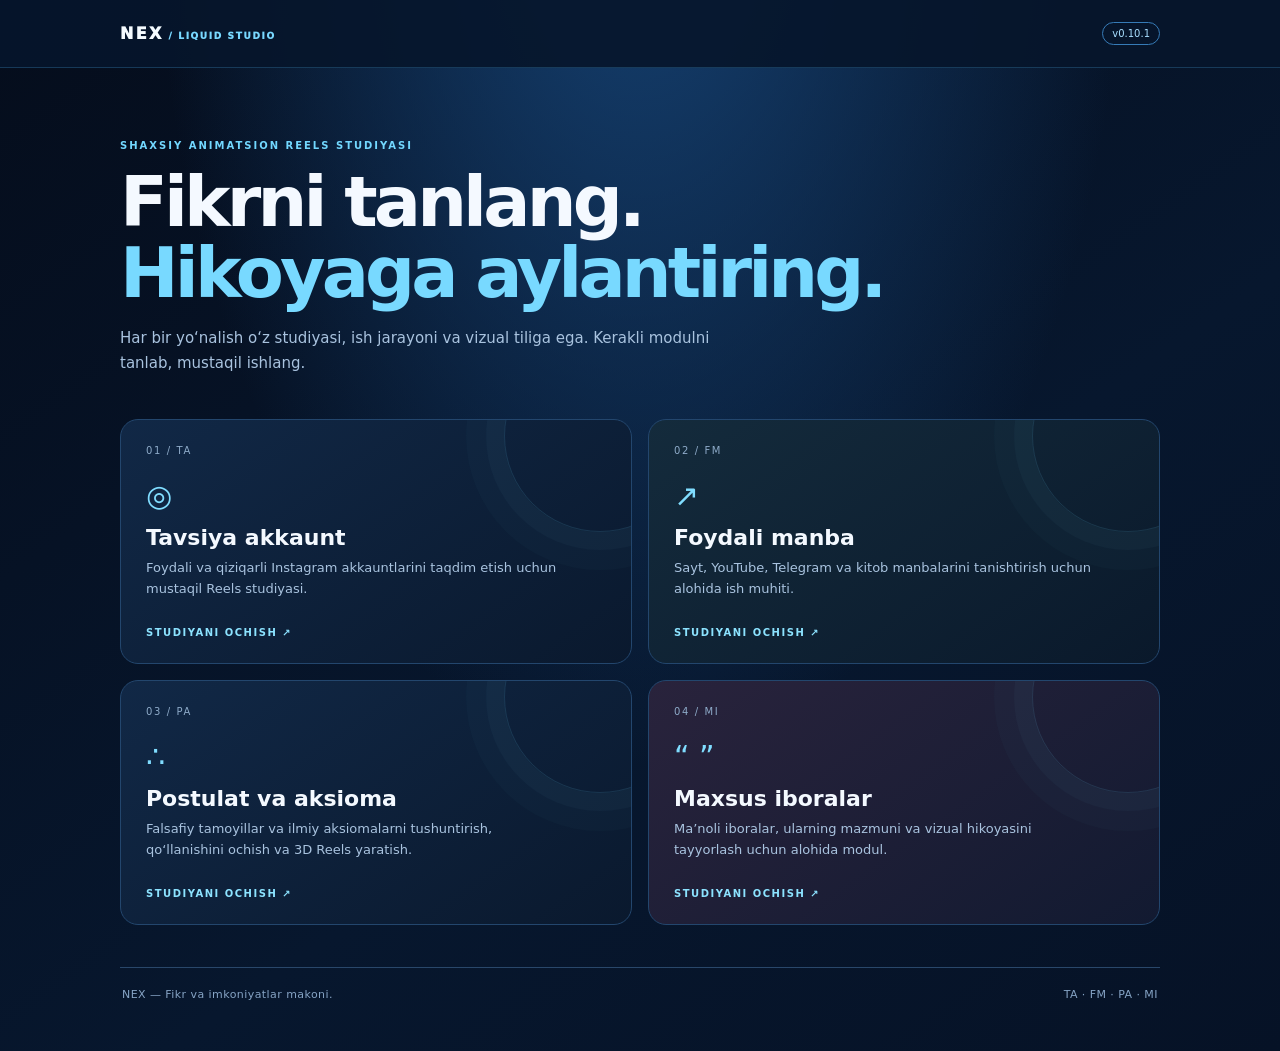
<file: index.html>
<!doctype html>
<html lang="uz"><head><meta charset="utf-8"><meta name="viewport" content="width=device-width,initial-scale=1,viewport-fit=cover"><meta name="theme-color" content="#071426"><title>NEX — Fikr va imkoniyatlar makoni</title><link rel="stylesheet" href="assets/css/dashboard.css?v=0.10.1"></head>
<body><header class="top"><a class="logo" href="./">NEX<span> / LIQUID STUDIO</span></a><span class="version">v0.10.1</span></header>
<main><section class="hero"><p class="eyebrow">SHAXSIY ANIMATSION REELS STUDIYASI</p><h1>Fikrni tanlang.<br><em>Hikoyaga aylantiring.</em></h1><p class="lead">Har bir yo‘nalish o‘z studiyasi, ish jarayoni va vizual tiliga ega. Kerakli modulni tanlab, mustaqil ishlang.</p></section>
<section class="modules" aria-label="NEX studiyalari">
<a class="module ta" href="tavsiya-akkaunt/"><span class="num">01 / TA</span><span class="symbol">◎</span><h2>Tavsiya akkaunt</h2><p>Foydali va qiziqarli Instagram akkauntlarini taqdim etish uchun mustaqil Reels studiyasi.</p><span class="open">STUDIYANI OCHISH ↗</span></a>
<a class="module fm" href="foydali-manba/"><span class="num">02 / FM</span><span class="symbol">↗</span><h2>Foydali manba</h2><p>Sayt, YouTube, Telegram va kitob manbalarini tanishtirish uchun alohida ish muhiti.</p><span class="open">STUDIYANI OCHISH ↗</span></a>
<a class="module pa" href="postulat-aksioma/"><span class="num">03 / PA</span><span class="symbol">∴</span><h2>Postulat va aksioma</h2><p>Falsafiy tamoyillar va ilmiy aksiomalarni tushuntirish, qo‘llanishini ochish va 3D Reels yaratish.</p><span class="open">STUDIYANI OCHISH ↗</span></a>
<a class="module mi" href="maxsus-iboralar/"><span class="num">04 / MI</span><span class="symbol">“ ”</span><h2>Maxsus iboralar</h2><p>Ma’noli iboralar, ularning mazmuni va vizual hikoyasini tayyorlash uchun alohida modul.</p><span class="open">STUDIYANI OCHISH ↗</span></a>
</section><footer><span>NEX — Fikr va imkoniyatlar makoni.</span><span>TA · FM · PA · MI</span></footer></main></body></html>
</file>
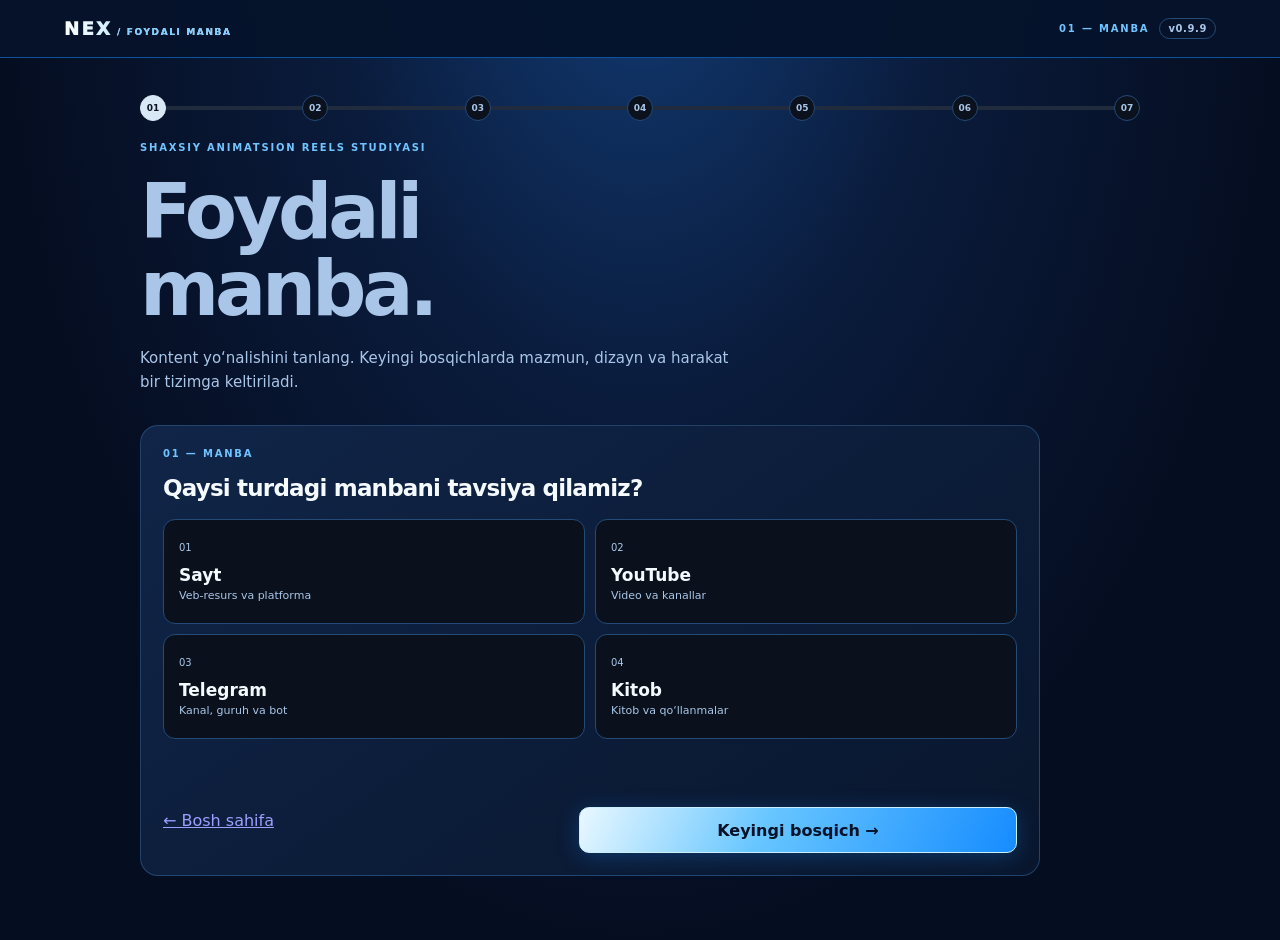
<file: foydali-manba/index.html>
<!doctype html>
<html lang="uz">
<head>
  <meta charset="utf-8">
  <meta name="viewport" content="width=device-width,initial-scale=1,viewport-fit=cover">
  <meta name="theme-color" content="#080b13">
  <title>NEX — Foydali manba</title>
  <link rel="stylesheet" href="style.css?v=0.9.9">
</head>
<body>
  <header class="topbar">
    <a class="brand" href="../">NEX<span> / FOYDALI MANBA</span></a>
    <span class="topbar-meta"><span id="stepLabel">01 — MANBA</span><span class="app-version">v0.9.9</span></span>
  </header>
  <main>
    <div class="progress-track" aria-label="Bosqichlar">
      <span class="progress-fill" id="progressFill"></span>
      <div class="progress-steps">
        <span class="current" data-progress="1">01</span><span data-progress="2">02</span><span data-progress="3">03</span><span data-progress="4">04</span><span data-progress="5">05</span><span data-progress="6">06</span><span data-progress="7">07</span>
      </div>
    </div>

    <section class="wizard-page active" id="step-1">
      <section class="intro">
        <p class="eyebrow">SHAXSIY ANIMATSION REELS STUDIYASI</p>
        <h1>Foydali manba<span>.</span></h1>
        <p>Kontent yo‘nalishini tanlang. Keyingi bosqichlarda mazmun, dizayn va harakat bir tizimga keltiriladi.</p>
      </section>
      <div class="panel">
        <p class="eyebrow">01 — MANBA</p>
        <h2>Qaysi turdagi manbani tavsiya qilamiz?</h2>
        <div class="category-grid" id="categoryGrid">
          <button class="category" data-category="sayt"><span>01</span><b>Sayt</b><small>Veb-resurs va platforma</small></button>
          <button class="category" data-category="youtube"><span>02</span><b>YouTube</b><small>Video va kanallar</small></button>
          <button class="category" data-category="telegram"><span>03</span><b>Telegram</b><small>Kanal, guruh va bot</small></button>
          <button class="category" data-category="kitob"><span>04</span><b>Kitob</b><small>Kitob va qo‘llanmalar</small></button>
        </div>
        <div class="source-fields" id="sourceFields" hidden>
          <p class="eyebrow">MANBA HAQIDA MA’LUMOT</p>
          <label for="sourceName">Manba nomi *</label>
          <input id="sourceName" maxlength="90" placeholder="Masalan: Khan Academy">
          <label for="sourceSearchQuery">Nima deb qidirish kerak? *</label>
          <input id="sourceSearchQuery" maxlength="160" placeholder="Masalan: boshlovchilar uchun Python darslari">
          <label for="sourceSearchPlace">Qayerdan qidirish kerak? *</label>
          <input id="sourceSearchPlace" maxlength="120" placeholder="Masalan: Google, YouTube, Telegram qidiruvi yoki elektron kutubxona">
          <label for="sourceDirection">Manbaning yo‘nalishi *</label>
          <input id="sourceDirection" maxlength="100" placeholder="Masalan: ta’lim, dasturlash, ilm-fan">
          <label for="sourceDescription">Manba haqida qisqa tavsif <span class="optional">— ixtiyoriy, 02-bosqichdagi SABAB uchun zaxira matn</span></label>
          <textarea id="sourceDescription" rows="3" maxlength="260" placeholder="Bu manbada qanday materiallar yoki imkoniyatlar mavjud?"></textarea>
          <label for="sourceBenefit">Tomoshabinga asosiy foydasi <span class="optional">— ixtiyoriy, 02-bosqichdagi USTUNLIK uchun zaxira matn</span></label>
          <textarea id="sourceBenefit" rows="3" maxlength="240" placeholder="Foydalanuvchi bu manbadan qanday naf oladi?"></textarea>
          <label for="sourceAudience">Kimlar uchun?</label>
          <input id="sourceAudience" maxlength="120" placeholder="Masalan: talabalar, o‘qituvchilar, yangi boshlovchilar">
          <label for="sourceProof">Ishonchlilik dalili yoki tavsiya sababi</label>
          <textarea id="sourceProof" rows="2" maxlength="220" placeholder="Muallif, tashkilot, tajriba, manba sifati yoki tekshirilgan dalil"></textarea>
          <label for="sourceAuthor" id="sourceAuthorLabel">Muallif yoki tashkilot <span class="optional">— ixtiyoriy</span></label>
          <input id="sourceAuthor" maxlength="100" placeholder="Muallif, kanal egasi yoki tashkilot nomi">
          <label for="sourcePhoto">Manba rasmi <span class="optional">— ixtiyoriy</span></label>
          <input id="sourcePhoto" type="file" accept="image/*">
          <small class="form-note">Tanlangan rasm Reels’ning MANBA sahnasida metall ramka bilan ko‘rsatiladi.</small>
          <p class="hint" id="sourceHint">Manba turini tanlang.</p>
          <small class="form-note">Qidiruv so‘rovi va qidiruv joyi studiya xulosasida izlanish yo‘riqnomasi sifatida saqlanadi. NEX hozircha internetda avtomatik qidiruv bajarmaydi.</small>
          <small class="form-note">* Majburiy maydonlar. Faqat o‘zingiz tekshirgan ma’lumotlarni kiriting.</small>
        </div>
        <p class="form-status" id="sourceStatus" role="status"></p>
        <div class="wizard-actions"><a class="text-link" href="../">← Bosh sahifa</a><button class="primary-btn" id="nextSource">Keyingi bosqich →</button></div>
      </div>
    </section>

    <section class="wizard-page" id="step-2">
      <div class="panel script-panel">
        <p class="eyebrow">02 — SSENARIY</p>
        <h2>Hook’dan yakungacha.</h2>
        <p class="section-copy">Manbaning qiymatini qisqa, aniq va ishonarli tarzda ochib bering. 01-bosqichda tavsif yoki foyda yozilgan bo‘lsa, mos maydon avtomatik to‘ldiriladi.</p>
        <div class="script-field"><div class="field-head"><label for="hook">01 · HOOK — e’tiborni tortish</label><span>Majburiy</span></div><textarea id="hook" rows="3" maxlength="180" placeholder="Tomoshabinni to‘xtatib, qiziqtiradigan boshlanish..."></textarea></div>
        <div class="script-field"><div class="field-head"><label for="reason">02 · SABAB — nima uchun kerak?</label><span>01-bosqichdagi tavsif bo‘sh bo‘lsa — majburiy</span></div><textarea id="reason" rows="3" maxlength="240" placeholder="Bu manba qanday ehtiyojni qondiradi yoki muammoni hal qiladi?"></textarea></div>
        <div class="script-field"><div class="field-head"><label for="benefit">03 · USTUNLIK — asosiy foyda</label><span>01-bosqichdagi foyda bo‘sh bo‘lsa — majburiy</span></div><textarea id="benefit" rows="3" maxlength="260" placeholder="Manbaning eng muhim imkoniyati yoki foydasini yozing..."></textarea></div>
        <div class="script-field"><div class="field-head"><label for="cta">04 · CHORLOV — yakun</label><span>Majburiy</span></div><textarea id="cta" rows="3" maxlength="180" placeholder="Tomoshabinga keyingi qadamni ayting..."></textarea></div>
        <p class="form-status" id="scriptStatus" role="status"></p>
        <div class="wizard-actions"><button class="secondary-btn" data-prev="1">← Orqaga</button><button class="primary-btn" id="nextScript">Davom etish →</button></div>
      </div>
    </section>

    <section class="wizard-page" id="step-3">
      <div class="panel">
        <p class="eyebrow">03 — BAYON USLUBI</p>
        <h2>Tomoshabinga qanday murojaat qilamiz?</h2>
        <p class="section-copy">Matnning ohangi va ma’lumotni yetkazish xarakterini tanlang.</p>
        <div class="choice-grid" id="toneOptions">
          <button class="choice selected" data-value="Jiddiy"><b>Jiddiy</b><small>Ishonchli, aniq va vazmin</small></button>
          <button class="choice" data-value="Ilmiy"><b>Ilmiy</b><small>Dalil va tushunchalarga tayangan</small></button>
          <button class="choice" data-value="Sodda va tushunarli"><b>Sodda va tushunarli</b><small>Oddiy, ravon va hammabop</small></button>
          <button class="choice" data-value="Yumor"><b>Yumor</b><small>Yengil va hazil aralash</small></button>
          <button class="choice" data-value="Tahliliy"><b>Tahliliy</b><small>Taqqoslash va izohga boy</small></button>
          <button class="choice" data-value="Motivatsion"><b>Motivatsion</b><small>Harakatga undovchi</small></button>
          <button class="choice" data-value="Sirli va qiziqarli"><b>Sirli va qiziqarli</b><small>Qiziqish uyg‘otuvchi</small></button>
          <button class="choice" data-value="Falsafiy"><b>Falsafiy</b><small>Chuqur fikr va mulohaza</small></button>
        </div>
        <div class="wizard-actions"><button class="secondary-btn" data-prev="2">← Orqaga</button><button class="primary-btn" data-next="4">Davom etish →</button></div>
      </div>
    </section>

    <section class="wizard-page" id="step-4">
      <div class="panel">
        <p class="eyebrow">04 — VIZUAL TIL</p>
        <h2>Reels qanday ko‘rinishda bo‘ladi?</h2>
        <p class="section-copy">Vizual til kompozitsiya, obyektlar, tipografika va sahna harakatini belgilaydi.</p>
        <div class="choice-grid" id="visualOptions">
          <button class="choice selected" data-value="cinematic"><b>01 · Cinematic 3D</b><small>Hajmli obyektlar, metall material va chuqur kamera</small></button>
          <button class="choice" data-value="kinetic"><b>02 · Kinetic Typography</b><small>Yirik tipografika, qatlamlar va dinamik matn</small></button>
          <button class="choice" data-value="editorial"><b>03 · Editorial / Magazine</b><small>Jurnal maketi, ustunlar va tartibli kompozitsiya</small></button>
          <button class="choice" data-value="future"><b>04 · Futuristic Motion</b><small>HUD panellar, signal chiziqlari va texnologik muhit</small></button>
        </div>
        <div class="wizard-actions"><button class="secondary-btn" data-prev="3">← Orqaga</button><button class="primary-btn" data-next="5">Davom etish →</button></div>
      </div>
    </section>

    <section class="wizard-page" id="step-5">
      <div class="panel">
        <p class="eyebrow">05 — RANG PALETRASI</p>
        <h2>Rang xarakterini tanlang.</h2>
        <p class="section-copy">Ranglar manba mazmuniga mos, matn esa doimo o‘qilishi aniq bo‘lishi kerak.</p>
        <div class="choice-grid palette-options" id="paletteOptions">
          <button class="choice selected" data-value="silver"><i class="swatch silver"></i><b>Arctic Silver</b><small>Muz-ko‘k va xrom-kumush</small></button>
          <button class="choice" data-value="blue"><i class="swatch blue"></i><b>Electric Blue</b><small>Elektr ko‘k va yorqin oq</small></button>
          <button class="choice" data-value="violet"><i class="swatch violet"></i><b>Royal Violet</b><small>Binafsha va kumush</small></button>
          <button class="choice" data-value="emerald"><i class="swatch emerald"></i><b>Emerald Laser</b><small>Zumrad va oq metall</small></button>
          <button class="choice" data-value="solar"><i class="swatch solar"></i><b>Solar Chrome</b><small>Quyosh oltini va oq metall</small></button>
        </div>
        <div class="wizard-actions"><button class="secondary-btn" data-prev="4">← Orqaga</button><button class="primary-btn" data-next="6">Davom etish →</button></div>
      </div>
    </section>

    <section class="wizard-page" id="step-6">
      <div class="panel">
        <p class="eyebrow">06 — ANIMATSIYA</p>
        <h2>Sahnadagi harakat qanday bo‘lsin?</h2>
        <p class="section-copy">Tanlov 3D obyektning aylanishi, kamera ritmi va matn kirish tezligiga ta’sir qiladi.</p>
        <div class="choice-grid" id="motionOptions">
          <button class="choice selected" data-value="Silliq"><b>Silliq</b><small>Yumshoq va sekin harakat</small></button>
          <button class="choice" data-value="Dinamik"><b>Dinamik</b><small>Tez, keskin va energiyali</small></button>
          <button class="choice" data-value="Kinematik"><b>Kinematik</b><small>Sokin kamera va chuqur parallax</small></button>
          <button class="choice" data-value="Ijodiy"><b>Ijodiy</b><small>O‘zgaruvchan, noodatiy harakat</small></button>
          <button class="choice" data-value="Aralash"><b>Aralash</b><small>Bir necha harakat ritmi uyg‘unligi</small></button>
        </div>
        <div class="wizard-actions"><button class="secondary-btn" data-prev="5">← Orqaga</button><button class="primary-btn" id="openStudio">Asosiy sahnani ochish →</button></div>
      </div>
    </section>

    <section class="wizard-page studio-page" id="step-7">
      <div class="studio-heading">
        <p class="eyebrow">07 — NEX REELS STUDIO</p>
        <h2>Asosiy sahna.</h2>
        <p>Bu yerda barcha tanlovlaringiz birlashtiriladi. Yuqori sifatli 9:16 yozuv oynasini ochib, telefoningiz ekran yozish funksiyasida saqlashingiz mumkin.</p>
      </div>
      <div class="studio-layout">
        <div class="studio-controls panel">
          <div class="summary" id="summary"></div>
          <p class="form-status" id="studioStatus" role="status" aria-live="polite"></p>
          <label for="sceneText">Sahna matni</label>
          <textarea id="sceneText" rows="4" maxlength="260" placeholder="Tanlangan sahna matnini shu yerda tahrirlang..."></textarea>
          <div class="scene-duration-control">
            <label for="sceneDuration">Sahna davomiyligi</label>
            <div class="duration-row"><input id="sceneDuration" type="range" min="2.5" max="12" step="0.5" value="5"><output id="sceneDurationValue">5,0 soniya</output></div>
            <p class="hint" id="durationSummary">Jami rolik: 25 soniya · 5 sahna</p>
          </div>
          <div class="scene-list" id="sceneList" aria-label="Reels sahnalari"></div>
          <button class="secondary-btn full-btn" id="shuffleBackground" type="button">✧ Yangi kreativ variant</button>
          <div class="studio-playback"><button class="primary-btn" id="startPreview" type="button">▶ Ko‘rishni boshlash</button><button class="secondary-btn full-btn" id="recordMode" type="button">⛶ Ekran yozish rejimi</button></div>
          <p class="hint">Matnni o‘zgartirsangiz, tanlangan sahna darhol yangilanadi.</p>
          <button class="secondary-btn full-btn" id="restartScene">↺ Rolikni boshidan ko‘rish</button>
        </div>
        <aside class="preview-column">
          <div class="preview-heading"><span class="eyebrow">LIVE WEBGL · 9:16</span><span class="live-dot">● REAL-TIME</span></div>
          <div class="reel-frame">
            <canvas id="reel3D" width="360" height="640" aria-label="Haqiqiy 3D sahna"></canvas>
            <canvas id="reelCanvas" width="360" height="640" aria-label="Reels matn qatlami"></canvas>
          </div>
          <div class="timeline"><div id="studioProgress"></div></div>
          <div class="scene-caption"><span id="sceneCounter">SAHNA 01 / 05</span><span id="sceneTime">00:00</span></div>
        </aside>
      </div>
      <div class="actions bottom-actions">
        <button class="secondary-btn" id="backSettings" type="button">Sozlamalarni o‘zgartirish</button>
        <button class="primary-btn" id="newProject" type="button">＋ Yangi loyiha</button>
      </div>
      <div hidden aria-hidden="true">
        <span id="reelCategory"></span><span id="reelHook"></span><span id="reelTitle"></span>
        <span id="reelReason"></span><span id="reelBenefit"></span><span id="reelCta"></span>
      </div>
    </section>
  </main>
  <div class="record-overlay" id="recordOverlay" hidden>
    <div class="record-frame">
      <canvas id="record3D" width="1080" height="1920" aria-label="Ekran yozish uchun yuqori aniqlikdagi 3D sahna"></canvas>
      <canvas id="recordCanvas" width="1080" height="1920" aria-label="Yozuv uchun yuqori aniqlikdagi matn qatlami"></canvas>
    </div>
    <div class="record-controls">
      <span id="recordDuration">25,0 soniya</span>
      <button id="recordPause" type="button" aria-label="Pauza yoki davom ettirish">Ⅱ</button>
      <button id="recordExit" type="button">← Studiyaga qaytish</button>
    </div>
  </div>
  <script type="importmap">
    {"imports":{"three":"https://cdn.jsdelivr.net/npm/three@0.180.0/build/three.module.js"}}
  </script>
  <script type="module" src="app.js?v=0.9.8&fix=20261122-08"></script>
</body>
</html>
</file>
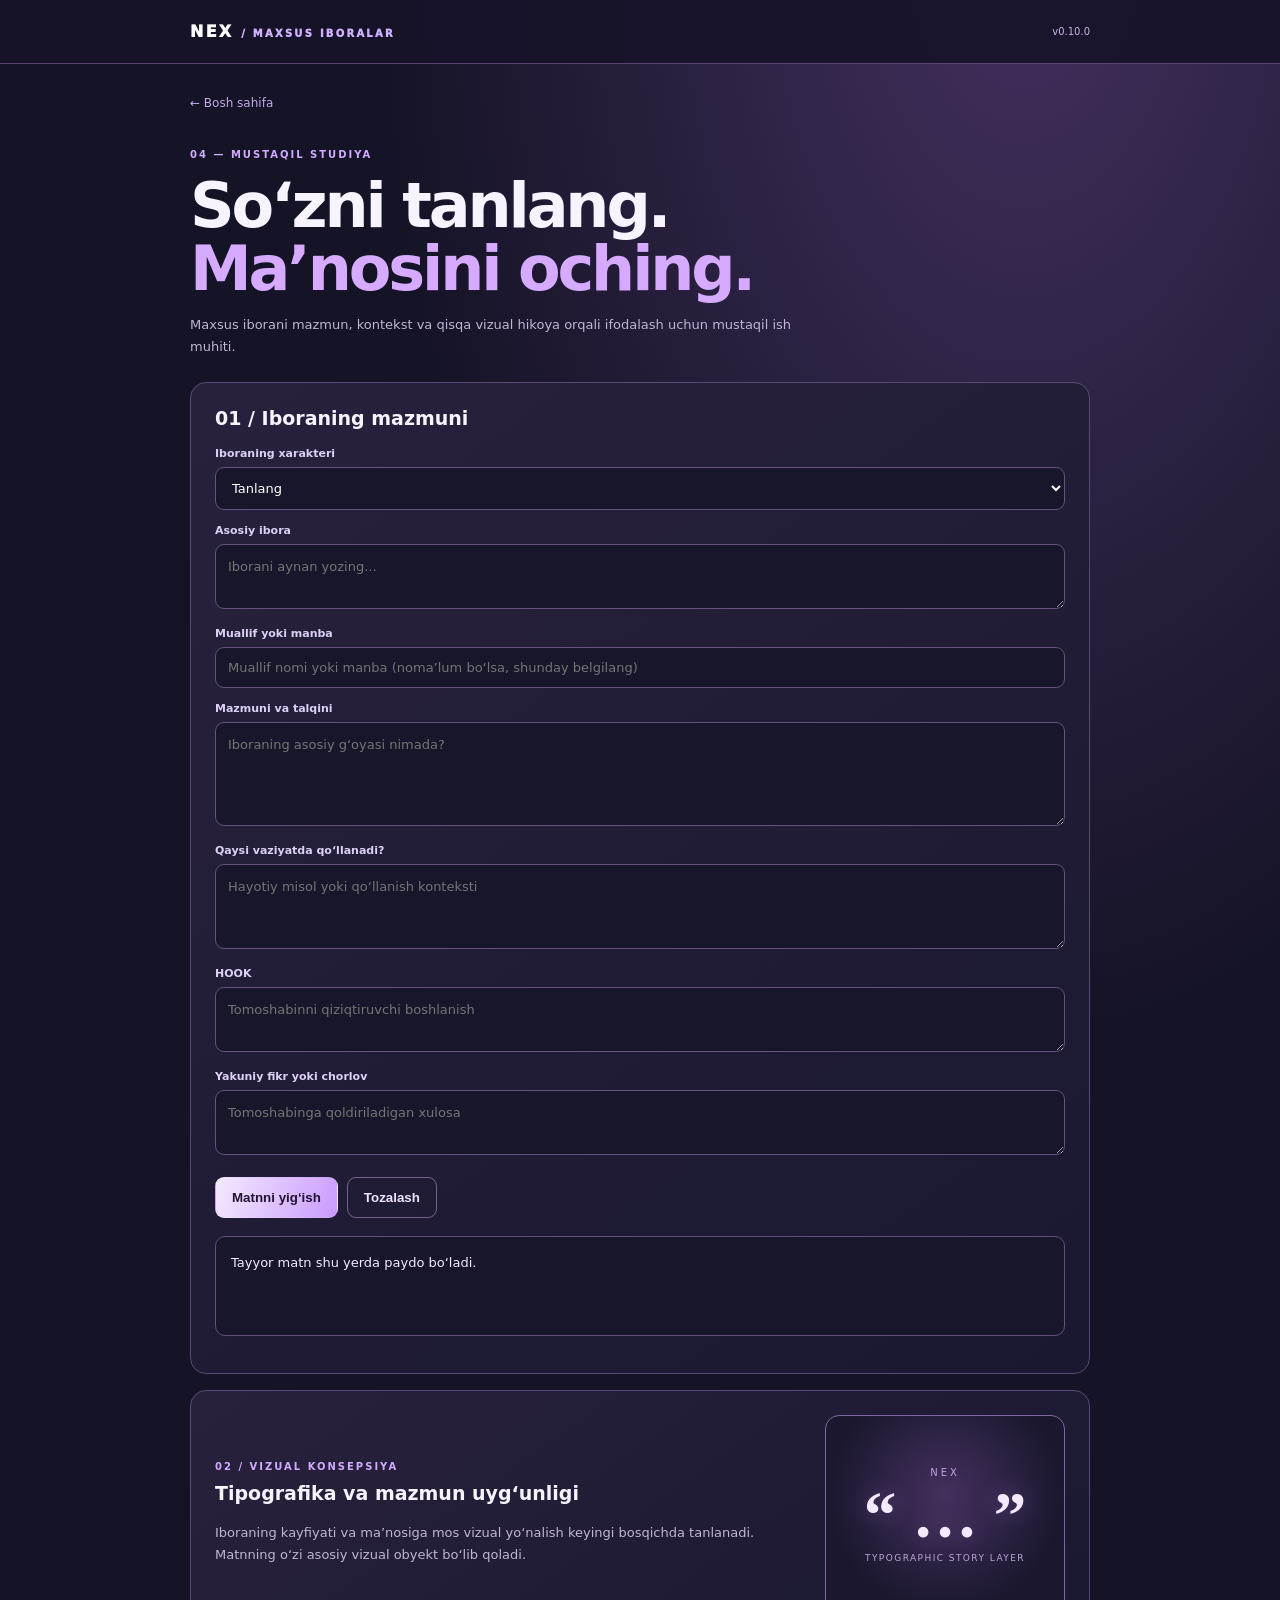
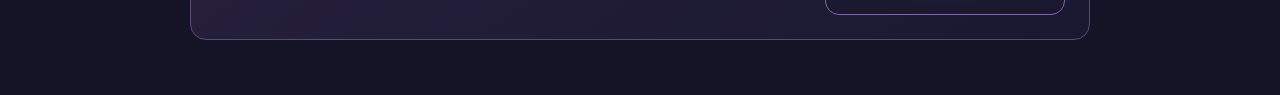
<file: maxsus-iboralar/index.html>
<!doctype html><html lang="uz"><head><meta charset="utf-8"><meta name="viewport" content="width=device-width,initial-scale=1"><meta name="theme-color" content="#171326"><title>NEX — Maxsus iboralar</title><link rel="stylesheet" href="style.css?v=0.10.0"></head><body><header><a href="../" class="brand">NEX <span>/ MAXSUS IBORALAR</span></a><span class="ver">v0.10.0</span></header><main><a class="back" href="../">← Bosh sahifa</a><section class="hero"><p class="tag">04 — MUSTAQIL STUDIYA</p><h1>So‘zni tanlang.<br><i>Ma’nosini oching.</i></h1><p>Maxsus iborani mazmun, kontekst va qisqa vizual hikoya orqali ifodalash uchun mustaqil ish muhiti.</p></section><section class="panel"><h2>01 / Iboraning mazmuni</h2><label for="category">Iboraning xarakteri</label><select id="category"><option value="">Tanlang</option><option>Falsafiy</option><option>Motivatsion</option><option>Hayotiy</option><option>Ilmiy</option><option>Tarixiy</option><option>Mualliflik</option></select><label for="phrase">Asosiy ibora</label><textarea id="phrase" rows="2" maxlength="220" placeholder="Iborani aynan yozing..."></textarea><label for="author">Muallif yoki manba</label><input id="author" placeholder="Muallif nomi yoki manba (noma’lum bo‘lsa, shunday belgilang)"><label for="meaning">Mazmuni va talqini</label><textarea id="meaning" rows="4" placeholder="Iboraning asosiy g‘oyasi nimada?"></textarea><label for="context">Qaysi vaziyatda qo‘llanadi?</label><textarea id="context" rows="3" placeholder="Hayotiy misol yoki qo‘llanish konteksti"></textarea><label for="hook">HOOK</label><textarea id="hook" rows="2" placeholder="Tomoshabinni qiziqtiruvchi boshlanish"></textarea><label for="ending">Yakuniy fikr yoki chorlov</label><textarea id="ending" rows="2" placeholder="Tomoshabinga qoldiriladigan xulosa"></textarea><div class="actions"><button class="primary" id="compose">Matnni yig‘ish</button><button class="secondary" id="clear">Tozalash</button></div><pre id="result">Tayyor matn shu yerda paydo bo‘ladi.</pre></section><section class="panel visual"><div><p class="tag">02 / VIZUAL KONSEPSIYA</p><h2>Tipografika va mazmun uyg‘unligi</h2><p>Iboraning kayfiyati va ma’nosiga mos vizual yo‘nalish keyingi bosqichda tanlanadi. Matnning o‘zi asosiy vizual obyekt bo‘lib qoladi.</p></div><div class="type-stage"><span>NEX</span><b>“ … ”</b><small>TYPOGRAPHIC STORY LAYER</small></div></section></main><script src="app.js?v=0.10.0"></script></body></html>
</file>
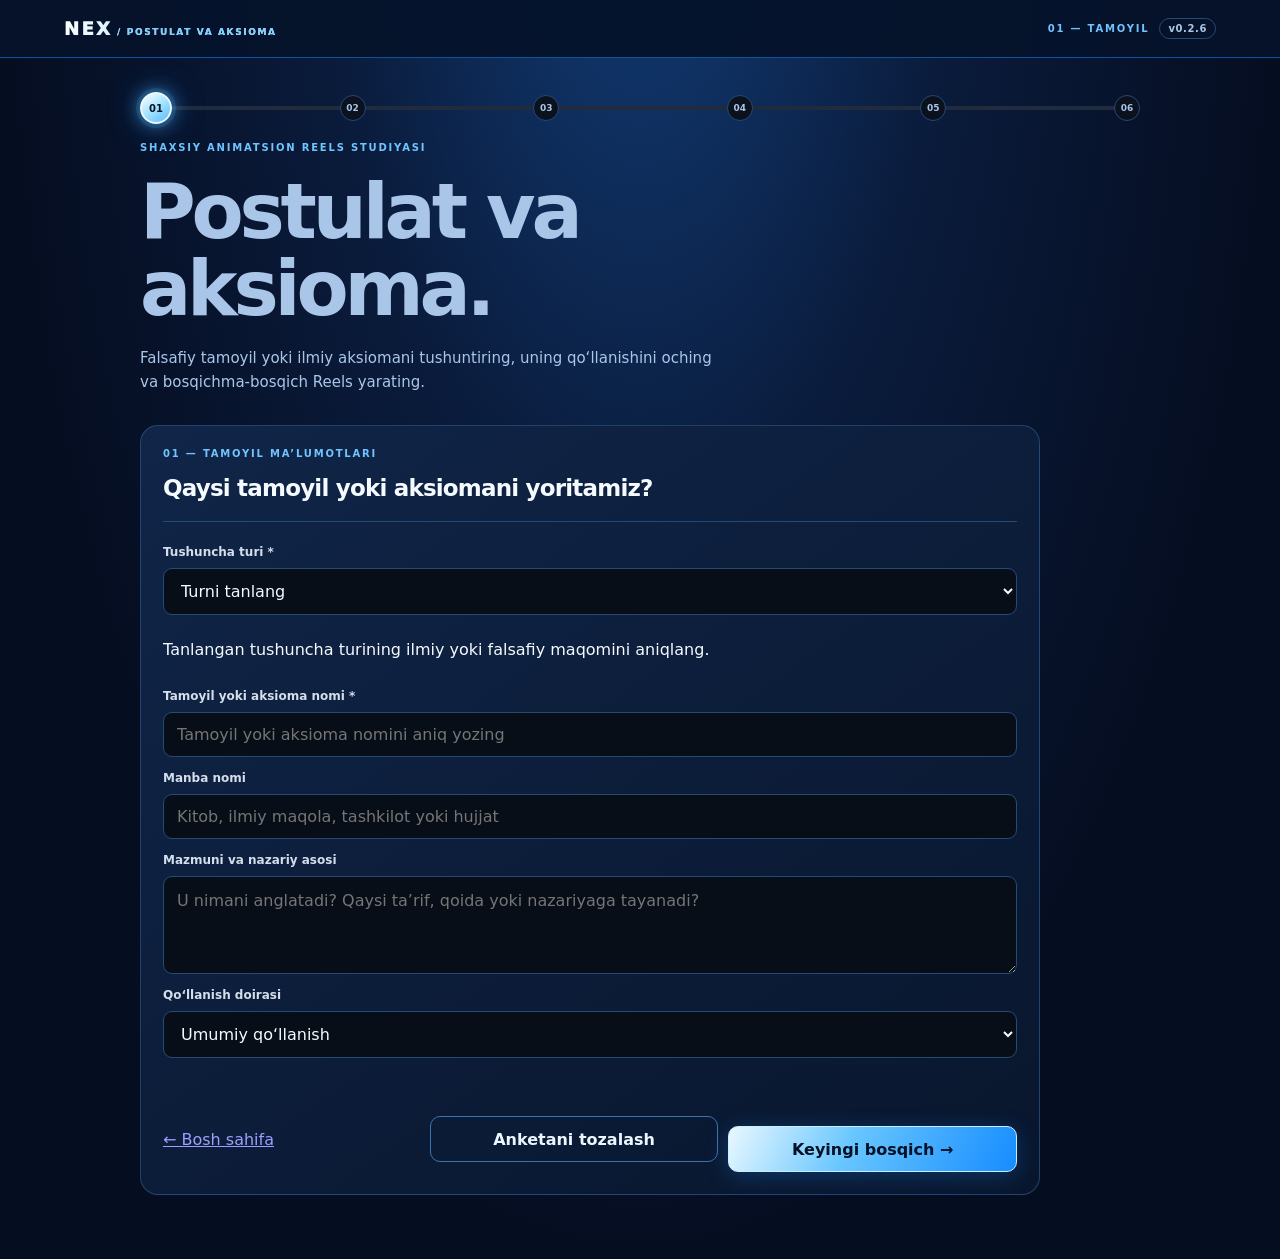
<file: postulat-aksioma/index.html>
<!doctype html>
<html lang="uz"><head><meta charset="utf-8"><meta name="viewport" content="width=device-width,initial-scale=1,viewport-fit=cover"><meta name="theme-color" content="#080b13"><title>NEX — Postulat va aksioma</title><link rel="stylesheet" href="style.css?v=0.2.6"></head>
<body>
<header class="topbar"><a class="brand" href="../">NEX<span> / POSTULAT VA AKSIOMA</span></a><span class="topbar-meta"><span id="stepLabel">01 — TAMOYIL</span><span class="app-version">v0.2.6</span></span></header>
<main>
<div class="progress-track" aria-label="Bosqichlar"><span class="progress-fill" id="progressFill"></span><div class="progress-steps"><span class="current" data-progress="1">01</span><span data-progress="2">02</span><span data-progress="3">03</span><span data-progress="4">04</span><span data-progress="5">05</span><span data-progress="6">06</span></div></div>
<section class="wizard-page active" id="step-1"><section class="intro"><p class="eyebrow">SHAXSIY ANIMATSION REELS STUDIYASI</p><h1>Postulat va aksioma<span>.</span></h1><p>Falsafiy tamoyil yoki ilmiy aksiomani tushuntiring, uning qo‘llanishini oching va bosqichma-bosqich Reels yarating.</p></section>
<div class="panel"><p class="eyebrow">01 — TAMOYIL MA’LUMOTLARI</p><h2>Qaysi tamoyil yoki aksiomani yoritamiz?</h2>
<div class="source-fields" id="factFields">
<label for="kind">Tushuncha turi *</label><select id="kind"><option value="">Turni tanlang</option><option>Falsafiy tamoyil</option><option>Ilmiy aksioma</option><option>Ilmiy postulat</option><option>Mantiqiy qonun</option><option>Nazariy tamoyil</option></select><p class="hint" id="kindHint">Tasnif tanlanganda uning mazmuniy izohi ko‘rsatiladi.</p>

<label for="title">Tamoyil yoki aksioma nomi *</label><input id="title" maxlength="140" placeholder="Tamoyil yoki aksioma nomini aniq yozing">
<label for="source">Manba nomi</label><input id="source" maxlength="160" placeholder="Kitob, ilmiy maqola, tashkilot yoki hujjat">
<label for="evidence">Mazmuni va nazariy asosi</label><textarea id="evidence" rows="3" maxlength="700" placeholder="U nimani anglatadi? Qaysi ta’rif, qoida yoki nazariyaga tayanadi?"></textarea>
<label for="review">Qo‘llanish doirasi</label><select id="review"><option>Umumiy qo‘llanish</option><option>Muayyan nazariya doirasida</option><option>Shartli yoki model doirasida</option><option>Tarixiy-falsafiy kontekst</option><option>Cheklovlari mavjud</option></select>
</div>
<p class="form-status" id="sourceStatus" role="status"></p><div class="wizard-actions"><a class="text-link" href="../">← Bosh sahifa</a><button class="secondary-btn" id="clearQuestionnaire" type="button">Anketani tozalash</button><button class="primary-btn" id="nextSource">Keyingi bosqich →</button></div></div></section>
<section class="wizard-page" id="step-2"><div class="panel script-panel"><p class="eyebrow">02 — SSENARIY</p><h2>Tamoyilni besh sahnada ochib bering.</h2><p class="section-copy">Har bir qism Reels’da alohida sahna bo‘lib chiqadi: savol, ta’rif, izoh, qo‘llanish va chegaralar.</p>
<div class="script-field"><div class="field-head"><label for="hook">01 · HOOK — muammoli savol</label><span>Majburiy</span></div><textarea id="hook" rows="3" maxlength="220" placeholder="Tomoshabinni to‘xtatadigan savol yoki jumla"></textarea></div>
<div class="script-field"><div class="field-head"><label for="announce">02 · TAMOYIL / AKSIOMA</label><span>Majburiy</span></div><textarea id="announce" rows="3" maxlength="240" placeholder="Tamoyil yoki aksiomani aniq bayon qiling"></textarea></div>
<div class="script-field"><div class="field-head"><label for="bodyText">03 · MA’NOSI</label><span>Majburiy</span></div><textarea id="bodyText" rows="4" maxlength="420" placeholder="Tushuncha nimani anglatadi va qaysi shartlarda amal qiladi?"></textarea></div>
<div class="script-field"><div class="field-head"><label for="statusText">04 · QO‘LLANISHI</label><span>Majburiy</span></div><textarea id="statusText" rows="3" maxlength="320" placeholder="Ilmiy, kasbiy yoki kundalik vaziyatda undan qanday foydalanilishini ko‘rsating"></textarea></div>
<div class="script-field"><div class="field-head"><label for="ending">05 · CHEGARASI VA XULOSA</label><span>Majburiy</span></div><textarea id="ending" rows="3" maxlength="200" placeholder="Tamoyilning amal qilish doirasi, cheklovi yoki yakuniy xulosasi"></textarea></div>
<p class="form-status" id="scriptStatus" role="status"></p><div class="wizard-actions"><button class="secondary-btn" data-prev="1">← Orqaga</button><button class="primary-btn" id="nextScript">Davom etish →</button></div></div></section>
<section class="wizard-page" id="step-3"><div class="panel"><p class="eyebrow">03 — BAYON USLUBI</p><h2>Tamoyilni qanday tushuntiramiz?</h2><p class="section-copy">Matn ohangi falsafiy yoki ilmiy tushunchaning murakkabligi va auditoriyaga mos tanlanadi.</p><div class="choice-grid" id="toneOptions">
<button class="choice selected" data-value="Jiddiy"><b>Jiddiy</b><small>Ishonchli, aniq va vazmin</small></button><button class="choice" data-value="Ilmiy"><b>Ilmiy</b><small>Dalil va tushunchalarga tayangan</small></button><button class="choice" data-value="Sodda va tushunarli"><b>Sodda va tushunarli</b><small>Oddiy, ravon va hammabop</small></button><button class="choice" data-value="Yumor"><b>Yumor</b><small>Yengil va hazil aralash</small></button><button class="choice" data-value="Tahliliy"><b>Tahliliy</b><small>Taqqoslash va izohga boy</small></button><button class="choice" data-value="Motivatsion"><b>Motivatsion</b><small>Harakatga undovchi</small></button><button class="choice" data-value="Sirli va qiziqarli"><b>Sirli va qiziqarli</b><small>Qiziqish uyg‘otuvchi</small></button><button class="choice" data-value="Falsafiy"><b>Falsafiy</b><small>Chuqur fikr va mulohaza</small></button></div><div class="wizard-actions"><button class="secondary-btn" data-prev="2">← Orqaga</button><button class="primary-btn" data-next="4">Davom etish →</button></div></div></section>
<section class="wizard-page" id="step-4"><div class="panel"><p class="eyebrow">04 — VIZUAL TIL</p><h2>G‘oya qanday vizual ifodalanadi?</h2><p class="section-copy">Vizual til 3D obyekt, tipografika va kadr kompozitsiyasini belgilaydi.</p><div class="choice-grid" id="visualOptions">
<button class="choice selected" data-value="cinematic"><b>01 · Cinematic 3D</b><small>Hajmli ilmiy obyekt, chuqur kamera va yorug‘lik</small></button><button class="choice" data-value="kinetic"><b>02 · Kinetic Typography</b><small>Yirik matn va dinamik tipografika</small></button><button class="choice" data-value="editorial"><b>03 · Editorial / Magazine</b><small>Jurnal maketi va tartibli kompozitsiya</small></button><button class="choice" data-value="future"><b>04 · Futuristic Motion</b><small>HUD panellar va texnologik muhit</small></button></div><div class="wizard-actions"><button class="secondary-btn" data-prev="3">← Orqaga</button><button class="primary-btn" data-next="5">Davom etish →</button></div></div></section>

<section class="wizard-page" id="step-5"><div class="panel"><p class="eyebrow">05 — ANIMATSIYA</p><h2>Sahnadagi harakat qanday bo‘lsin?</h2><p class="section-copy">Harakat ritmi 3D obyekt aylanishi, kamera va matn chiqish tezligiga ta’sir qiladi.</p><div class="choice-grid" id="motionOptions">
<button class="choice selected" data-value="Silliq"><b>Silliq</b><small>Yumshoq va sekin harakat</small></button><button class="choice" data-value="Dinamik"><b>Dinamik</b><small>Tez, keskin va energiyali</small></button><button class="choice" data-value="Kinematik"><b>Kinematik</b><small>Sokin kamera va chuqur parallax</small></button><button class="choice" data-value="Ijodiy"><b>Ijodiy</b><small>O‘zgaruvchan, noodatiy harakat</small></button><button class="choice" data-value="Aralash"><b>Aralash</b><small>Bir necha harakat ritmi uyg‘unligi</small></button></div><div class="wizard-actions"><button class="secondary-btn" data-prev="4">← Orqaga</button><button class="primary-btn" id="openStudio">Reels Studio’ni ochish →</button></div></div></section>
<section class="wizard-page studio-page" id="step-6"><div class="studio-heading"><p class="eyebrow">06 — NEX REELS STUDIO</p><h2>G‘oya vizual shaklga kiradi.</h2><p>Tanlovlaringiz beshta mustaqil 3D sahnaga birlashadi. Har bir sahnaning davomiyligini sozlang; besh sahnadan keyin alohida 5,2 soniyalik NEX outro namoyish etiladi.</p></div>
<div class="studio-layout"><div class="studio-controls panel"><div class="summary" id="summary"></div><p class="form-status" id="studioStatus" role="status" aria-live="polite"></p>
<label for="sceneText">Tanlangan sahna matni</label><textarea id="sceneText" rows="4" maxlength="420" placeholder="Sahna matnini tahrirlang..."></textarea>
<div class="scene-duration-control"><label for="sceneDuration">Sahna davomiyligi (2,5–12 soniya)</label><div class="duration-row"><input id="sceneDuration" type="range" min="2.5" max="12" step="0.5" value="5"><output id="sceneDurationValue">5,0 soniya</output></div><p class="hint" id="durationSummary">Har bir sahna vaqti alohida sozlanadi; umumiy vaqt avtomatik hisoblanadi.</p></div>
<div class="scene-list" id="sceneList" aria-label="Reels sahnalari"></div><button class="secondary-btn full-btn" id="shuffleBackground" type="button">✧ Yangi kreativ variant</button>
<div class="studio-playback"><button class="primary-btn" id="startPreview" type="button">▶ Ko‘rishni boshlash</button><button class="secondary-btn full-btn" id="recordMode" type="button">⛶ Ekran yozish rejimi</button></div><p class="hint">Ekran yozish rejimida telefoningizning ekran yozish funksiyasini ishga tushiring. Ovoz va musiqa tashqi ilovada qo‘shiladi.</p><button class="secondary-btn full-btn" id="restartScene" type="button">↺ Rolikni boshidan ko‘rish</button></div>
<aside class="preview-column"><div class="preview-heading"><span class="eyebrow">LIVE WEBGL · 9:16</span><span class="live-dot">● REAL-TIME</span></div><div class="reel-frame"><canvas id="reelBgCanvas" width="360" height="640" aria-hidden="true"></canvas><canvas id="reel3D" width="360" height="640" aria-label="Tamoyilga mos 3D sahna"></canvas><canvas id="reelCanvas" width="360" height="640" aria-label="Reels matn qatlami"></canvas></div><div class="timeline"><div id="studioProgress"></div></div><div class="scene-caption"><span id="sceneCounter">SAHNA 01 / 05</span><span id="sceneTime">00:00</span></div></aside></div>
<div class="actions bottom-actions"><button class="secondary-btn" id="backSettings" type="button">Sozlamalarni o‘zgartirish</button><button class="primary-btn" id="newProject" type="button">＋ Yangi loyiha</button></div>
</section>
</main>
<div class="record-overlay" id="recordOverlay" hidden><div class="record-frame"><canvas id="recordBgCanvas" width="1080" height="1920" aria-hidden="true"></canvas><canvas id="record3D" width="1080" height="1920" aria-label="Yuqori aniqlikdagi 3D yozuv qatlami"></canvas><canvas id="recordCanvas" width="1080" height="1920" aria-label="Yuqori aniqlikdagi matn yozuv qatlami"></canvas></div><div class="record-controls"><span id="recordDuration">30,2 soniya</span><button id="recordPause" type="button" aria-label="Pauza yoki davom ettirish">Ⅱ</button><button id="recordExit" type="button">← Studiyaga qaytish</button></div></div>
<script type="module" src="app.js?v=0.2.6"></script></body></html>
</file>
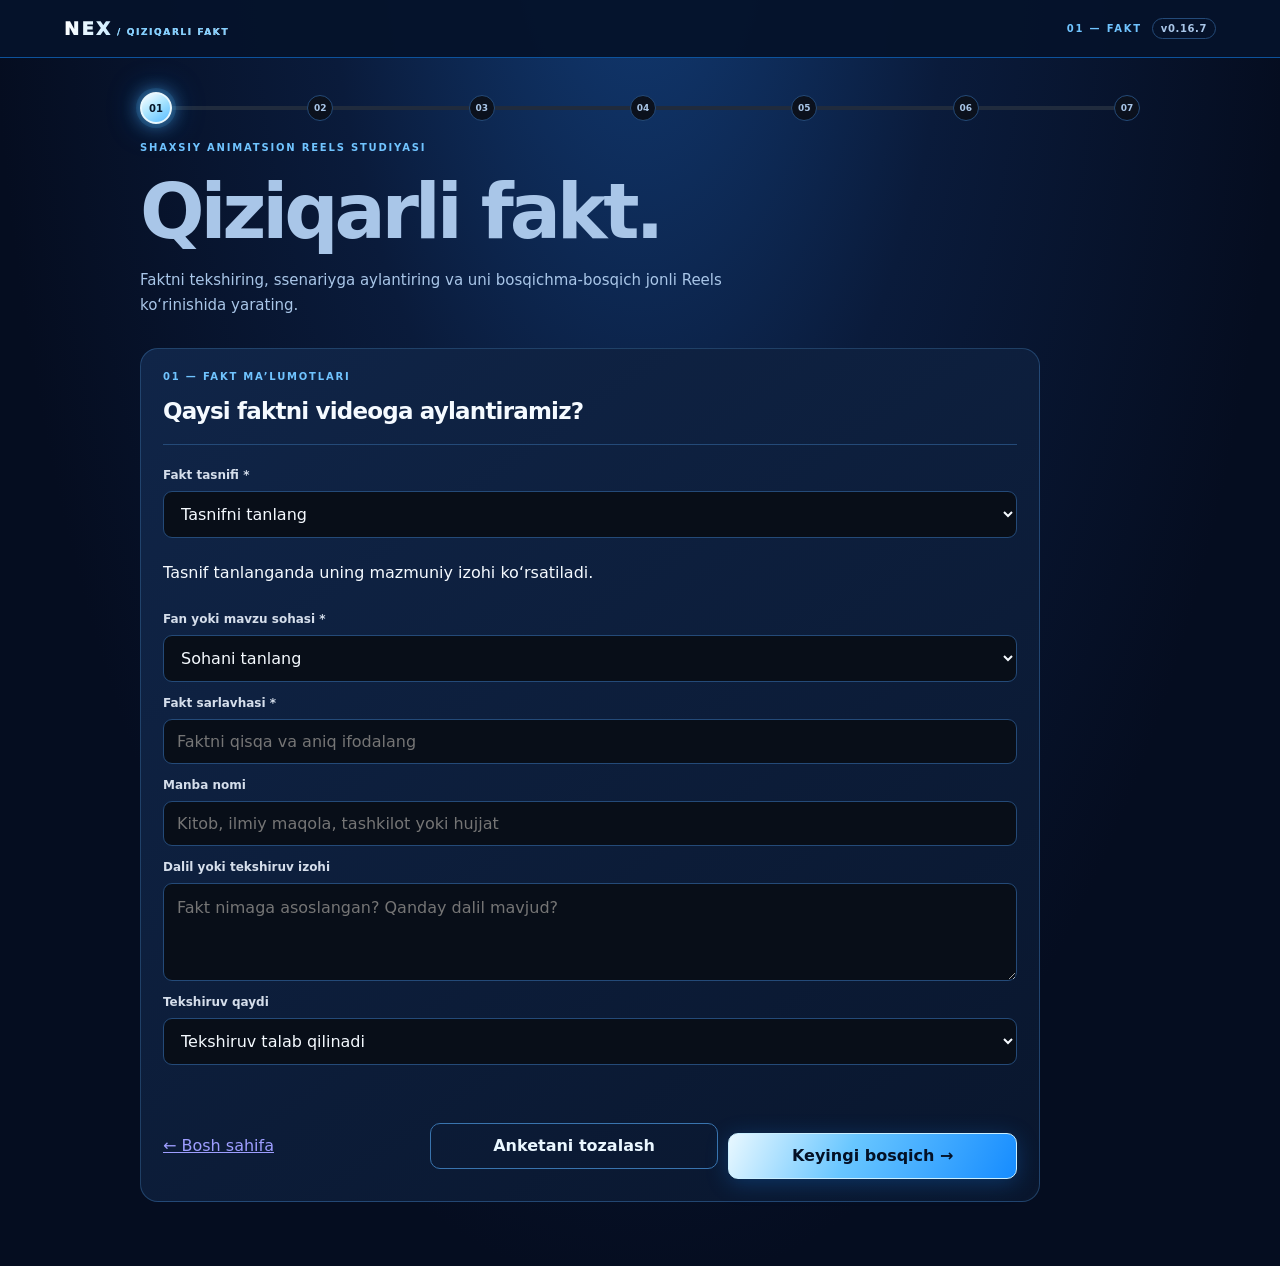
<file: qiziqarli-fakt/index.html>
<!doctype html>
<html lang="uz"><head><meta charset="utf-8"><meta name="viewport" content="width=device-width,initial-scale=1,viewport-fit=cover"><meta name="theme-color" content="#080b13"><title>NEX — Qiziqarli fakt</title><link rel="stylesheet" href="style.css?v=0.16.7"></head>
<body>
<header class="topbar"><a class="brand" href="../">NEX<span> / QIZIQARLI FAKT</span></a><span class="topbar-meta"><span id="stepLabel">01 — FAKT</span><span class="app-version">v0.16.7</span></span></header>
<main>
<div class="progress-track" aria-label="Bosqichlar"><span class="progress-fill" id="progressFill"></span><div class="progress-steps"><span class="current" data-progress="1">01</span><span data-progress="2">02</span><span data-progress="3">03</span><span data-progress="4">04</span><span data-progress="5">05</span><span data-progress="6">06</span><span data-progress="7">07</span></div></div>
<section class="wizard-page active" id="step-1"><section class="intro"><p class="eyebrow">SHAXSIY ANIMATSION REELS STUDIYASI</p><h1>Qiziqarli fakt<span>.</span></h1><p>Faktni tekshiring, ssenariyga aylantiring va uni bosqichma-bosqich jonli Reels ko‘rinishida yarating.</p></section>
<div class="panel"><p class="eyebrow">01 — FAKT MA’LUMOTLARI</p><h2>Qaysi faktni videoga aylantiramiz?</h2>
<div class="source-fields" id="factFields">
<label for="kind">Fakt tasnifi *</label><select id="kind"><option value="">Tasnifni tanlang</option><option>Ilmiy fakt</option><option>Postulat (isbotsiz qabul qilinadigan)</option><option>100 foiz ishonchli</option><option>Tekshiruvda</option></select><p class="hint" id="kindHint">Tasnif tanlanganda uning mazmuniy izohi ko‘rsatiladi.</p>
<label for="field">Fan yoki mavzu sohasi *</label><select id="field"><option value="">Sohani tanlang</option><option>Fizika</option><option>Biologiya</option><option>Tarix</option><option>Matematika</option><option>Astronomiya</option><option>Kimyo</option><option>Geografiya</option><option>Texnologiya</option><option>Psixologiya</option><option>Boshqa</option></select><input id="customField" maxlength="100" placeholder="Boshqa soha nomi" hidden>
<label for="title">Fakt sarlavhasi *</label><input id="title" maxlength="140" placeholder="Faktni qisqa va aniq ifodalang">
<label for="source">Manba nomi</label><input id="source" maxlength="160" placeholder="Kitob, ilmiy maqola, tashkilot yoki hujjat">
<label for="evidence">Dalil yoki tekshiruv izohi</label><textarea id="evidence" rows="3" maxlength="700" placeholder="Fakt nimaga asoslangan? Qanday dalil mavjud?"></textarea>
<label for="review">Tekshiruv qaydi</label><select id="review"><option>Tekshiruv talab qilinadi</option><option>Manba tekshirildi</option><option>Bir nechta manba bilan solishtirildi</option><option>Qarama-qarshi dalil topildi</option></select>
</div>
<p class="form-status" id="sourceStatus" role="status"></p><div class="wizard-actions"><a class="text-link" href="../">← Bosh sahifa</a><button class="secondary-btn" id="clearQuestionnaire" type="button">Anketani tozalash</button><button class="primary-btn" id="nextSource">Keyingi bosqich →</button></div></div></section>
<section class="wizard-page" id="step-2"><div class="panel script-panel"><p class="eyebrow">02 — SSENARIY</p><h2>Fikrni besh sahnaga ajrating.</h2><p class="section-copy">Har bir qism Reels’da alohida sahna bo‘lib chiqadi. Matnlar navbatma-navbat ko‘rsatiladi.</p>
<div class="script-field"><div class="field-head"><label for="hook">01 · HOOK — e’tiborni tortish</label><span>Majburiy</span></div><textarea id="hook" rows="3" maxlength="220" placeholder="Tomoshabinni to‘xtatadigan savol yoki jumla"></textarea></div>
<div class="script-field"><div class="field-head"><label for="announce">02 · FAKT E’LONI</label><span>Majburiy</span></div><textarea id="announce" rows="3" maxlength="240" placeholder="Faktni qisqa, aniq va esda qolarli e’lon qiling"></textarea></div>
<div class="script-field"><div class="field-head"><label for="bodyText">03 · MAZMUNI</label><span>Majburiy</span></div><textarea id="bodyText" rows="4" maxlength="420" placeholder="Faktning mohiyati, sababi va tushuntirishi"></textarea></div>
<div class="script-field"><div class="field-head"><label for="statusText">04 · HOLATI — dalil va ishonchlilik</label><span>Majburiy</span></div><textarea id="statusText" rows="3" maxlength="320" placeholder="Dalil, manba, tekshiruv yoki ishonchlilik holatini oching"></textarea></div>
<div class="script-field"><div class="field-head"><label for="ending">05 · YAKUN — fikr yoki chorlov</label><span>Majburiy</span></div><textarea id="ending" rows="3" maxlength="200" placeholder="Tomoshabinga savol yoki harakatga chaqiriq"></textarea></div>
<p class="form-status" id="scriptStatus" role="status"></p><div class="wizard-actions"><button class="secondary-btn" data-prev="1">← Orqaga</button><button class="primary-btn" id="nextScript">Davom etish →</button></div></div></section>
<section class="wizard-page" id="step-3"><div class="panel"><p class="eyebrow">03 — BAYON USLUBI</p><h2>Faktni qanday tushuntiramiz?</h2><p class="section-copy">Matn ohangi faktning murakkabligi va auditoriyaga mos tanlanadi.</p><div class="choice-grid" id="toneOptions">
<button class="choice selected" data-value="Jiddiy"><b>Jiddiy</b><small>Ishonchli, aniq va vazmin</small></button><button class="choice" data-value="Ilmiy"><b>Ilmiy</b><small>Dalil va tushunchalarga tayangan</small></button><button class="choice" data-value="Sodda va tushunarli"><b>Sodda va tushunarli</b><small>Oddiy, ravon va hammabop</small></button><button class="choice" data-value="Yumor"><b>Yumor</b><small>Yengil va hazil aralash</small></button><button class="choice" data-value="Tahliliy"><b>Tahliliy</b><small>Taqqoslash va izohga boy</small></button><button class="choice" data-value="Motivatsion"><b>Motivatsion</b><small>Harakatga undovchi</small></button><button class="choice" data-value="Sirli va qiziqarli"><b>Sirli va qiziqarli</b><small>Qiziqish uyg‘otuvchi</small></button><button class="choice" data-value="Falsafiy"><b>Falsafiy</b><small>Chuqur fikr va mulohaza</small></button></div><div class="wizard-actions"><button class="secondary-btn" data-prev="2">← Orqaga</button><button class="primary-btn" data-next="4">Davom etish →</button></div></div></section>
<section class="wizard-page" id="step-4"><div class="panel"><p class="eyebrow">04 — VIZUAL TIL</p><h2>Fakt qanday ko‘rinishda ochiladi?</h2><p class="section-copy">Vizual til 3D obyekt, tipografika va kadr kompozitsiyasini belgilaydi.</p><div class="choice-grid" id="visualOptions">
<button class="choice selected" data-value="cinematic"><b>01 · Cinematic 3D</b><small>Hajmli ilmiy obyekt, chuqur kamera va yorug‘lik</small></button><button class="choice" data-value="kinetic"><b>02 · Kinetic Typography</b><small>Yirik matn va dinamik tipografika</small></button><button class="choice" data-value="editorial"><b>03 · Editorial / Magazine</b><small>Jurnal maketi va tartibli kompozitsiya</small></button><button class="choice" data-value="future"><b>04 · Futuristic Motion</b><small>HUD panellar va texnologik muhit</small></button></div><div class="wizard-actions"><button class="secondary-btn" data-prev="3">← Orqaga</button><button class="primary-btn" data-next="5">Davom etish →</button></div></div></section>
<section class="wizard-page" id="step-5"><div class="panel"><p class="eyebrow">05 — RANG PALETRASI</p><h2>Rang xarakterini tanlang.</h2><p class="section-copy">Ranglar fakt mavzusiga mos bo‘ladi, matn esa doimo o‘qilishi aniq qoladi.</p><div class="choice-grid palette-options" id="paletteOptions">
<button class="choice selected" data-value="silver"><i class="swatch silver"></i><b>Arctic Silver</b><small>Muz-ko‘k va xrom-kumush</small></button><button class="choice" data-value="blue"><i class="swatch blue"></i><b>Electric Blue</b><small>Elektr ko‘k va yorqin oq</small></button><button class="choice" data-value="violet"><i class="swatch violet"></i><b>Royal Violet</b><small>Binafsha va kumush</small></button><button class="choice" data-value="emerald"><i class="swatch emerald"></i><b>Emerald Laser</b><small>Zumrad va oq metall</small></button><button class="choice" data-value="solar"><i class="swatch solar"></i><b>Solar Chrome</b><small>Quyosh oltini va oq metall</small></button></div><div class="wizard-actions"><button class="secondary-btn" data-prev="4">← Orqaga</button><button class="primary-btn" data-next="6">Davom etish →</button></div></div></section>
<section class="wizard-page" id="step-6"><div class="panel"><p class="eyebrow">06 — ANIMATSIYA</p><h2>Sahnadagi harakat qanday bo‘lsin?</h2><p class="section-copy">Harakat ritmi 3D obyekt aylanishi, kamera va matn chiqish tezligiga ta’sir qiladi.</p><div class="choice-grid" id="motionOptions">
<button class="choice selected" data-value="Silliq"><b>Silliq</b><small>Yumshoq va sekin harakat</small></button><button class="choice" data-value="Dinamik"><b>Dinamik</b><small>Tez, keskin va energiyali</small></button><button class="choice" data-value="Kinematik"><b>Kinematik</b><small>Sokin kamera va chuqur parallax</small></button><button class="choice" data-value="Ijodiy"><b>Ijodiy</b><small>O‘zgaruvchan, noodatiy harakat</small></button><button class="choice" data-value="Aralash"><b>Aralash</b><small>Bir necha harakat ritmi uyg‘unligi</small></button></div><div class="wizard-actions"><button class="secondary-btn" data-prev="5">← Orqaga</button><button class="primary-btn" id="openStudio">Reels Studio’ni ochish →</button></div></div></section>
<section class="wizard-page studio-page" id="step-7"><div class="studio-heading"><p class="eyebrow">07 — NEX REELS STUDIO</p><h2>Fakt jonlanadi.</h2><p>Tanlovlaringiz beshta mustaqil 3D sahnaga birlashadi. Har bir sahnaning davomiyligini sozlang; besh sahnadan keyin alohida 5,2 soniyalik NEX outro namoyish etiladi.</p></div>
<div class="studio-layout"><div class="studio-controls panel"><div class="summary" id="summary"></div><p class="form-status" id="studioStatus" role="status" aria-live="polite"></p>
<label for="sceneText">Tanlangan sahna matni</label><textarea id="sceneText" rows="4" maxlength="420" placeholder="Sahna matnini tahrirlang..."></textarea>
<div class="scene-duration-control"><label for="sceneDuration">Sahna davomiyligi (2,5–12 soniya)</label><div class="duration-row"><input id="sceneDuration" type="range" min="2.5" max="12" step="0.5" value="5"><output id="sceneDurationValue">5,0 soniya</output></div><p class="hint" id="durationSummary">Har bir sahna vaqti alohida sozlanadi; umumiy vaqt avtomatik hisoblanadi.</p></div>
<div class="scene-list" id="sceneList" aria-label="Reels sahnalari"></div><button class="secondary-btn full-btn" id="shuffleBackground" type="button">✧ Yangi kreativ variant</button>
<div class="studio-playback"><button class="primary-btn" id="startPreview" type="button">▶ Ko‘rishni boshlash</button><button class="secondary-btn full-btn" id="recordMode" type="button">⛶ Ekran yozish rejimi</button></div><p class="hint">Ekran yozish rejimida telefoningizning ekran yozish funksiyasini ishga tushiring. Ovoz va musiqa tashqi ilovada qo‘shiladi.</p><button class="secondary-btn full-btn" id="restartScene" type="button">↺ Rolikni boshidan ko‘rish</button></div>
<aside class="preview-column"><div class="preview-heading"><span class="eyebrow">LIVE WEBGL · 9:16</span><span class="live-dot">● REAL-TIME</span></div><div class="reel-frame"><canvas id="reelBgCanvas" width="360" height="640" aria-hidden="true"></canvas><canvas id="reel3D" width="360" height="640" aria-label="Faktga mos 3D sahna"></canvas><canvas id="reelCanvas" width="360" height="640" aria-label="Reels matn qatlami"></canvas></div><div class="timeline"><div id="studioProgress"></div></div><div class="scene-caption"><span id="sceneCounter">SAHNA 01 / 05</span><span id="sceneTime">00:00</span></div></aside></div>
<div class="actions bottom-actions"><button class="secondary-btn" id="backSettings" type="button">Sozlamalarni o‘zgartirish</button><button class="primary-btn" id="newProject" type="button">＋ Yangi loyiha</button></div>
</section>
</main>
<div class="record-overlay" id="recordOverlay" hidden><div class="record-frame"><canvas id="recordBgCanvas" width="1080" height="1920" aria-hidden="true"></canvas><canvas id="record3D" width="1080" height="1920" aria-label="Yuqori aniqlikdagi 3D yozuv qatlami"></canvas><canvas id="recordCanvas" width="1080" height="1920" aria-label="Yuqori aniqlikdagi matn yozuv qatlami"></canvas></div><div class="record-controls"><span id="recordDuration">30,2 soniya</span><button id="recordPause" type="button" aria-label="Pauza yoki davom ettirish">Ⅱ</button><button id="recordExit" type="button">← Studiyaga qaytish</button></div></div>
<script type="module" src="app.js?v=0.16.7"></script></body></html>
</file>
<file: assets/css/dashboard.css>
:root{color-scheme:dark;--bg:#061226;--panel:#0c1c35;--line:#23466d;--text:#f4f9ff;--muted:#a9c3df;--cyan:#65d9ff}*{box-sizing:border-box}body{margin:0;min-height:100vh;background:radial-gradient(ellipse at 50% -15%,#164477 0,transparent 54%),linear-gradient(145deg,#050d1c,#07172e 60%,#061226);color:var(--text);font-family:Inter,system-ui,-apple-system,Segoe UI,sans-serif}.top{height:68px;padding:0 max(22px,calc((100vw - 1040px)/2));display:flex;align-items:center;justify-content:space-between;border-bottom:1px solid #3b83b455;background:#06152be8}.logo{font-weight:950;letter-spacing:.15em;text-decoration:none;color:#f5fbff}.logo span{font-size:9px;color:#78d8ff;letter-spacing:.18em}.version{font-size:10px;color:#a9dfff;border:1px solid #367bb7;border-radius:20px;padding:5px 9px}main{width:min(100% - 40px,1040px);margin:auto;padding:62px 0 30px}.eyebrow{font-size:10px;letter-spacing:.2em;color:#72d8ff;font-weight:850}.hero h1{font-size:clamp(38px,7vw,70px);line-height:1.02;letter-spacing:-.055em;margin:16px 0}.hero h1 em{font-style:normal;color:#78d9ff}.lead{max-width:600px;color:var(--muted);line-height:1.7;font-size:15px}.modules{display:grid;grid-template-columns:repeat(2,minmax(0,1fr));gap:16px;margin-top:42px}.module{position:relative;display:flex;flex-direction:column;min-height:245px;padding:25px;border:1px solid var(--line);border-radius:18px;text-decoration:none;color:var(--text);background:linear-gradient(145deg,#112846,#0a192e);overflow:hidden;transition:transform .2s,border-color .2s,background .2s}.module:after{content:"";position:absolute;width:190px;height:190px;border:1px solid #72d8ff22;border-radius:50%;right:-65px;top:-80px;box-shadow:0 0 0 18px #72d8ff08,0 0 0 38px #72d8ff05}.module:hover{transform:translateY(-3px);border-color:#79dfff;background:linear-gradient(145deg,#17385d,#0b1d36)}.num{font-size:10px;color:#8eabc9;letter-spacing:.16em}.symbol{font-size:30px;color:#80ddff;margin:22px 0 12px}.module h2{font-size:22px;margin:0 0 8px}.module p{font-size:13px;line-height:1.6;color:var(--muted);max-width:420px;margin:0 0 22px}.open{margin-top:auto;font-size:10px;letter-spacing:.15em;color:#8ce3ff;font-weight:900}.fm{background:linear-gradient(145deg,#142b3c,#0a192b)}.qf{background:linear-gradient(145deg,#182944,#0b1b30)}.mi{background:linear-gradient(145deg,#29233c,#121a31)}footer{display:flex;justify-content:space-between;gap:14px;border-top:1px solid #29476a;margin-top:42px;padding:20px 2px;color:#86a4c5;font-size:11px;letter-spacing:.04em}@media(max-width:620px){main{padding-top:38px}.modules{grid-template-columns:1fr;gap:12px;margin-top:30px}.module{min-height:210px;padding:21px}.hero h1{font-size:43px}footer{flex-direction:column}}
</file>
<file: foydali-manba/style.css>
@import url("../assets/css/style.css?v=0.9.7");

/* FM — TA umumiy qobig‘idan foydalanadi; quyidagilar faqat modulga xos. */
[hidden]{display:none!important}
.topbar-meta{display:flex;align-items:center;gap:10px}
.app-version{display:inline-flex;align-items:center;border:1px solid var(--line);border-radius:999px;padding:4px 8px;color:var(--muted);font-size:10px;font-weight:800;letter-spacing:.06em}
.step{font-size:10px;letter-spacing:.18em;color:var(--muted);font-weight:800}
.intro{margin-bottom:30px}
.progress-track{height:4px;position:relative;margin:0 0 30px;background:#202b3d;border-radius:99px}
.progress-fill{position:absolute;inset:0 auto 0 0;width:0;background:linear-gradient(90deg,#8ed8ff,#d9e8f5);border-radius:99px;transition:width .3s ease}
.progress-steps{position:absolute;inset:-11px 0 auto;display:flex;justify-content:space-between}
.progress-steps span{width:26px;height:26px;display:grid;place-items:center;border:1px solid var(--line);border-radius:50%;background:#0b111d;color:var(--muted);font-size:9px;font-weight:800;transition:.2s}
.progress-steps span.current,.progress-steps span.done{background:#d9e8f5;border-color:#d9e8f5;color:#08111d}
.wizard-page{display:none;animation:appear .35s ease}
.wizard-page.active{display:block}
.wizard-page>.panel{max-width:900px}
.wizard-page h2{font-size:23px;letter-spacing:-.035em;margin:0 0 18px}
.wizard-actions{display:flex;align-items:center;gap:10px;margin-top:22px}
.wizard-actions>*{flex:1}
.primary-btn,.secondary-btn{min-height:46px;padding:12px 15px;border-radius:10px;font-weight:800;cursor:pointer}
.primary-btn{width:100%;margin-top:20px;border:1px solid #c9efff;background:linear-gradient(115deg,#e9f8ff,#68c6ff 42%,#168cff 100%);color:#041126;box-shadow:0 4px 22px #168cff44}
.primary-btn:hover{filter:brightness(1.08)}
.secondary-btn{border:1px solid #3974ae;background:transparent;color:#eaf7ff}
.secondary-btn:hover{border-color:var(--accent)}
.category-grid{display:grid;grid-template-columns:repeat(2,minmax(0,1fr));gap:10px}
.category{position:relative;text-align:left;min-height:105px;padding:15px;border:1px solid var(--line);border-radius:12px;background:#0a111d;color:var(--text);cursor:pointer;transition:.2s}
.category:hover,.category.selected{border-color:var(--accent);background:#132338;transform:translateY(-1px)}
.category span{display:block;color:var(--muted);font-size:10px;margin-bottom:12px}
.category b,.category small{display:block}
.category b{font-size:17px}
.category small{font-size:11px;color:var(--muted);margin-top:4px}
.source-fields{display:grid;gap:9px;margin-top:20px;padding-top:18px;border-top:1px solid var(--line)}
.source-fields>.eyebrow{margin:0 0 3px;color:var(--accent)}
.source-fields label{margin-top:5px;font-size:12px;font-weight:750;color:#d5deeb}
.source-fields input,.source-fields textarea{width:100%;padding:12px 13px;border:1px solid var(--line);border-radius:9px;background:#080e18;color:var(--text);outline:none}
.source-fields input:focus,.source-fields textarea:focus{border-color:var(--accent)}
.source-fields textarea{min-height:76px;line-height:1.5}
.source-fields small.form-note{color:var(--muted);font-size:11px;line-height:1.5;margin-top:3px}
.optional{font-weight:400;color:var(--muted)}
.form-status{font-size:12px;color:var(--accent);min-height:16px;margin:10px 0 0;line-height:1.5}
.section-copy{color:var(--muted);line-height:1.6;font-size:12px;margin:0 0 4px}
.script-panel{display:grid;gap:12px}
.script-panel>.eyebrow{margin-bottom:0}
.script-panel h2{margin-bottom:0}
.script-field{display:grid;gap:7px}
.field-head{display:flex;justify-content:space-between;align-items:center;gap:10px}
.field-head span{font-size:10px;color:var(--accent)}
.script-field label{font-size:12px;font-weight:750;color:#d5deeb}
.script-field textarea{width:100%;padding:12px 13px;border:1px solid var(--line);border-radius:9px;background:#080e18;color:var(--text);line-height:1.5}
.choice-grid{display:grid;grid-template-columns:repeat(2,minmax(0,1fr));gap:11px;margin-top:18px}
.choice{min-height:90px;padding:16px;text-align:left;border:1px solid var(--line);border-radius:12px;background:#0a111d;color:var(--text);cursor:pointer;transition:.2s}
.choice:hover{border-color:var(--accent);transform:translateY(-1px)}
.choice.selected{border-color:var(--accent);background:#132338;box-shadow:inset 0 0 0 1px #8ed8ff55}
.choice b,.choice small{display:block}
.choice b{font-size:14px;margin-bottom:6px}
.choice small{font-size:11px;line-height:1.5;color:var(--muted)}
.palette-options{grid-template-columns:repeat(3,minmax(0,1fr))}
.swatch{display:block;width:30px;height:8px;margin:0 0 12px;border-radius:20px;background:#8ed8ff}
.swatch.silver{background:linear-gradient(90deg,#0b1a2b,#f8fcff,#73c8ff)}
.swatch.blue{background:linear-gradient(90deg,#06142c,#f4faff,#168cff)}
.swatch.violet{background:linear-gradient(90deg,#160e30,#faf7ff,#9876ff)}
.swatch.emerald{background:linear-gradient(90deg,#061e20,#f2fffc,#00d5b2)}
.swatch.solar{background:linear-gradient(90deg,#211706,#fffcf2,#ffb52e)}
.studio-heading{margin-bottom:20px}
.studio-heading h2{font-size:clamp(28px,5vw,42px);letter-spacing:-.045em;margin:0 0 8px}
.studio-layout{display:grid;grid-template-columns:minmax(0,1fr) 300px;gap:24px;align-items:start}
.studio-controls{display:flex;flex-direction:column;gap:10px;min-width:0}
.studio-controls .summary{padding:13px;border:1px solid #168cff;border-radius:10px;background:#061a38;color:#f4fbff;font-size:12px;line-height:1.7;overflow-wrap:anywhere}
.studio-controls textarea{width:100%;padding:13px 14px;border:1px solid var(--line);border-radius:10px;background:#090e18;color:var(--text);line-height:1.5;resize:vertical}
.studio-controls textarea:focus{border-color:var(--accent)}
.preview-column{width:100%;position:static}
.reel-frame{position:relative;width:100%;max-width:340px;aspect-ratio:9/16;margin-inline:auto;isolation:isolate;overflow:hidden;border:1px solid #168cff;border-radius:12px;background:#020b1d;box-shadow:inset 0 0 0 1px #8bd8ff55,0 0 22px #168cff22}
.reel-frame canvas{position:absolute;inset:0;width:100%;height:100%;display:block}
#reel3D,#record3D{z-index:0}
#reelCanvas,#recordCanvas{z-index:1;pointer-events:none;background:transparent}
.scene-list{display:grid;grid-template-columns:repeat(5,minmax(0,1fr));gap:7px;margin-top:4px}
.scene-chip{min-height:40px;padding:10px 3px;border:1px solid var(--line);border-radius:8px;background:#0b111d;color:var(--muted);font-size:11px;font-weight:750;cursor:pointer}
.scene-chip.active{border-color:var(--accent);color:var(--text);background:#1b1b32}
.scene-duration-control{display:grid;gap:8px;padding:14px;border:1px solid #28517f;border-radius:12px;background:linear-gradient(145deg,#0b1d38,#07152b)}
.scene-duration-control>label{display:block;margin:0 0 4px;color:#f2f8ff;font-weight:800;font-size:13px}
.duration-row{display:flex;align-items:center;gap:12px}
.duration-row input{flex:1;min-width:0;padding:0;accent-color:#75d4ff}
.duration-row output{min-width:88px;text-align:right;color:#9fe4ff;font-size:13px;font-weight:850;font-variant-numeric:tabular-nums}
.scene-duration-control .hint{margin:3px 0 0;color:#a9c6e8;font-size:11px;line-height:1.5}
.studio-playback{display:grid;gap:8px}
.studio-playback .primary-btn{margin:0}
.studio-playback .hint{margin:0}
.studio-timeline{height:4px;overflow:hidden;border-radius:10px;background:#253247}
.studio-timeline span{display:block;width:0;height:100%;background:#8ed8ff;transition:width .08s linear}
.scene-meta{display:flex;align-items:center;justify-content:space-between;gap:10px}
.scene-meta .hint{margin:0;font-variant-numeric:tabular-nums}
.full-btn{width:100%}
#shuffleBackground{border-style:dashed}
#shuffleBackground:active{transform:scale(.99)}
.record-overlay{position:fixed;inset:0;z-index:20;display:grid;place-items:center;background:#000}
.record-overlay[hidden]{display:none!important}
.record-frame{position:relative;width:min(100vw,56.25dvh);height:min(100dvh,177.78vw);aspect-ratio:9/16;overflow:hidden;background:#080e18;isolation:isolate}
#record3D,#recordCanvas{position:absolute;inset:0;width:100%;height:100%;display:block}
.record-controls{position:fixed;z-index:2;bottom:max(14px,env(safe-area-inset-bottom));left:50%;transform:translateX(-50%);display:flex;align-items:center;gap:12px;padding:10px 14px;border:1px solid #ffffff30;border-radius:12px;background:#080b13e8;white-space:nowrap;opacity:0;visibility:hidden;pointer-events:none;transition:opacity .2s ease,visibility .2s ease}
.record-overlay.controls-visible .record-controls{opacity:1;visibility:visible;pointer-events:auto}
.record-controls span{font-size:10px;letter-spacing:.12em;color:#c5cedd}
.record-controls button{min-width:42px;height:36px;padding:0 14px;border:1px solid #ffffff24;border-radius:9px;background:#263047;color:white;font-weight:700;font-size:12px;cursor:pointer}
.record-controls button:active{transform:scale(.97)}
@media(max-width:700px){
  main{padding-top:34px}
  .studio-layout{display:flex;flex-direction:column;gap:18px}
  .preview-column{order:-1;width:min(100%,310px);margin:0 auto}
  .studio-controls{order:1;width:100%}
  .reel-frame{max-width:310px}
  .wizard-actions{flex-wrap:wrap}
}
@media(max-width:520px){
  main{padding-top:28px}
  .panel{padding:17px}
  .category{min-height:94px}
  .choice-grid{grid-template-columns:1fr}
  .palette-options{grid-template-columns:repeat(2,minmax(0,1fr))}
  .wizard-actions{gap:8px}
  .wizard-actions button{font-size:12px;padding:11px 8px}
  .progress-steps span{width:23px;height:23px;font-size:8px}
}
@media(max-width:420px){
  .record-controls{gap:6px;padding:8px}
  .record-controls button{padding:0 9px;font-size:11px}
}

.preview-heading{display:flex;justify-content:space-between;align-items:center;margin:0 0 12px}
.live-dot{font-size:9px;color:#9be8c3;letter-spacing:.1em}
.bottom-actions .primary-btn,.bottom-actions .secondary-btn{width:auto;flex:1}
</file>
<file: maxsus-iboralar/style.css>
*{box-sizing:border-box}body{margin:0;background:radial-gradient(ellipse at 80% -5%,#43305f,transparent 45%),#151326;color:#f7f3ff;font-family:system-ui,sans-serif}header{height:64px;padding:0 max(20px,calc((100vw - 900px)/2));display:flex;align-items:center;justify-content:space-between;border-bottom:1px solid #57466f;background:#17142af0}.brand{color:#fff;text-decoration:none;font-weight:950;letter-spacing:.14em}.brand span{color:#d0b1ff;font-size:10px}.ver{font-size:10px;color:#c7b2e6}main{width:min(100% - 36px,900px);margin:auto;padding:28px 0 55px}.back{color:#c5a8e8;text-decoration:none;font-size:12px}.hero{margin:38px 0 25px}.tag{font-size:10px;letter-spacing:.2em;color:#d2aaff;font-weight:850}.hero h1{font-size:clamp(38px,7vw,62px);line-height:1.02;letter-spacing:-.05em;margin:14px 0}.hero h1 i{font-style:normal;color:#d5aaff}.hero p:last-child,.visual p:not(.tag){color:#c1b5d5;line-height:1.65;font-size:13px;max-width:620px}.panel{padding:24px;border:1px solid #594a73;border-radius:16px;background:linear-gradient(145deg,#28213d,#1a1830)}.panel h2{margin:0 0 18px;font-size:19px}.panel label{display:block;margin:14px 0 7px;font-size:11px;font-weight:800;color:#ded0f4}.panel input,.panel select,.panel textarea{width:100%;padding:12px;border-radius:9px;border:1px solid #65527f;background:#17162b;color:#fff;font:inherit;font-size:13px;outline:none}.panel textarea{resize:vertical;line-height:1.5}.panel input:focus,.panel select:focus,.panel textarea:focus{border-color:#d2aaff;box-shadow:0 0 0 2px #bd8fff22}.actions{display:flex;gap:9px;margin:18px 0}.primary,.secondary{border:1px solid transparent;border-radius:9px;padding:12px 16px;font-weight:850;cursor:pointer}.primary{background:linear-gradient(110deg,#f4eaff,#c99aff);color:#211332}.secondary{background:transparent;border-color:#77628e;color:#eee3ff}pre{white-space:pre-wrap;word-break:break-word;min-height:100px;padding:15px;border-radius:10px;border:1px solid #62517b;background:#17162b;color:#f4eaff;font:13px/1.65 system-ui}.visual{display:grid;grid-template-columns:1fr 240px;gap:20px;align-items:center;margin-top:16px}.type-stage{min-height:200px;border:1px solid #8167a2;border-radius:14px;background:radial-gradient(circle at 50% 40%,#44305e,#1a172e 70%);display:flex;flex-direction:column;align-items:center;justify-content:center}.type-stage span{font-size:10px;letter-spacing:.3em;color:#bda1df}.type-stage b{font-family:Georgia,serif;font-size:65px;color:#f3eaff;text-shadow:0 0 25px #c99aff55}.type-stage small{font-size:9px;letter-spacing:.16em;color:#bba7d4}@media(max-width:650px){.visual{grid-template-columns:1fr}.panel{padding:18px}}
</file>
<file: postulat-aksioma/style.css>
@import url("../assets/css/style.css?v=0.9.7");

/* PA — FM bilan umumiy qobiq saqlanadi; quyidagilar PA moduliga xos. */
[hidden]{display:none!important}
.topbar-meta{display:flex;align-items:center;gap:10px}
.app-version{display:inline-flex;align-items:center;border:1px solid var(--line);border-radius:999px;padding:4px 8px;color:var(--muted);font-size:10px;font-weight:800;letter-spacing:.06em}
.step{font-size:10px;letter-spacing:.18em;color:var(--muted);font-weight:800}
.intro{margin-bottom:30px}
.progress-track{height:4px;position:relative;margin:0 0 30px;background:#202b3d;border-radius:99px}
.progress-fill{position:absolute;inset:0 auto 0 0;width:0;background:linear-gradient(90deg,#8ed8ff,#d9e8f5);border-radius:99px;transition:width .3s ease}
.progress-steps{position:absolute;inset:-11px 0 auto;display:flex;justify-content:space-between}
.progress-steps span{width:26px;height:26px;display:grid;place-items:center;border:1px solid var(--line);border-radius:50%;background:#0b111d;color:var(--muted);font-size:9px;font-weight:800;transition:.2s}
.progress-steps span.current,.progress-steps span.done{background:#d9e8f5;border-color:#d9e8f5;color:#08111d}
/* PA — birinchi bosqich indikatori: yanada aniq va ko‘zga tashlanadigan faol nuqta. */
.progress-steps span.current[data-progress="1"]{width:32px;height:32px;margin-top:-3px;font-size:10px;color:#061426;background:linear-gradient(145deg,#ffffff 0%,#a8e4ff 48%,#55baff 100%);border:2px solid #e7f8ff;box-shadow:0 0 0 4px #55baff22,0 0 18px #55baffaa,0 0 34px #168cff66;position:relative;z-index:2}
.progress-steps span.done[data-progress="1"]{border-color:#a8e4ff;box-shadow:0 0 12px #55baff66}
@media(max-width:600px){.progress-steps span.current[data-progress="1"]{width:28px;height:28px;margin-top:-2px;font-size:9px}}
.wizard-page{display:none;animation:appear .35s ease}
.wizard-page.active{display:block}
.wizard-page>.panel{max-width:900px}
.wizard-page h2{font-size:23px;letter-spacing:-.035em;margin:0 0 18px}
.wizard-actions{display:flex;align-items:center;gap:10px;margin-top:22px}
.wizard-actions>*{flex:1}
.primary-btn,.secondary-btn{min-height:46px;padding:12px 15px;border-radius:10px;font-weight:800;cursor:pointer}
.primary-btn{width:100%;margin-top:20px;border:1px solid #c9efff;background:linear-gradient(115deg,#e9f8ff,#68c6ff 42%,#168cff 100%);color:#041126;box-shadow:0 4px 22px #168cff44}
.primary-btn:hover{filter:brightness(1.08)}
.secondary-btn{border:1px solid #3974ae;background:transparent;color:#eaf7ff}
.secondary-btn:hover{border-color:var(--accent)}
.category-grid{display:grid;grid-template-columns:repeat(2,minmax(0,1fr));gap:10px}
.category{position:relative;text-align:left;min-height:105px;padding:15px;border:1px solid var(--line);border-radius:12px;background:#0a111d;color:var(--text);cursor:pointer;transition:.2s}
.category:hover,.category.selected{border-color:var(--accent);background:#132338;transform:translateY(-1px)}
.category span{display:block;color:var(--muted);font-size:10px;margin-bottom:12px}
.category b,.category small{display:block}
.category b{font-size:17px}
.category small{font-size:11px;color:var(--muted);margin-top:4px}
.source-fields{display:grid;gap:9px;margin-top:20px;padding-top:18px;border-top:1px solid var(--line)}
.source-fields>.eyebrow{margin:0 0 3px;color:var(--accent)}
.source-fields label{margin-top:5px;font-size:12px;font-weight:750;color:#d5deeb}
.source-fields input,.source-fields select,.source-fields textarea{width:100%;min-height:44px;padding:12px 13px;border:1px solid var(--line);border-radius:9px;background:#080e18;color:var(--text);outline:none}
.source-fields input:focus,.source-fields select:focus,.source-fields textarea:focus{border-color:var(--accent);box-shadow:0 0 0 3px #8ed8ff18}
.source-fields select{appearance:auto;cursor:pointer}
.source-fields textarea{resize:vertical}
.source-fields textarea{min-height:76px;line-height:1.5}
.source-fields small.form-note{color:var(--muted);font-size:11px;line-height:1.5;margin-top:3px}
.optional{font-weight:400;color:var(--muted)}
.form-status{font-size:12px;color:var(--accent);min-height:16px;margin:10px 0 0;line-height:1.5}
.section-copy{color:var(--muted);line-height:1.6;font-size:12px;margin:0 0 4px}
.script-panel{display:grid;gap:12px}
.script-panel>.eyebrow{margin-bottom:0}
.script-panel h2{margin-bottom:0}
.script-field{display:grid;gap:7px}
.field-head{display:flex;justify-content:space-between;align-items:center;gap:10px}
.field-head span{font-size:10px;color:var(--accent)}
.script-field label{font-size:12px;font-weight:750;color:#d5deeb}
.script-field textarea{width:100%;padding:12px 13px;border:1px solid var(--line);border-radius:9px;background:#080e18;color:var(--text);line-height:1.5}
.choice-grid{display:grid;grid-template-columns:repeat(2,minmax(0,1fr));gap:11px;margin-top:18px}
.choice{min-height:90px;padding:16px;text-align:left;border:1px solid var(--line);border-radius:12px;background:#0a111d;color:var(--text);cursor:pointer;transition:.2s}
.choice:hover{border-color:var(--accent);transform:translateY(-1px)}
.choice.selected{border-color:var(--accent);background:#132338;box-shadow:inset 0 0 0 1px #8ed8ff55}
.choice b,.choice small{display:block}
.choice b{font-size:14px;margin-bottom:6px}
.choice small{font-size:11px;line-height:1.5;color:var(--muted)}
.studio-heading{margin-bottom:20px}
.studio-heading h2{font-size:clamp(28px,5vw,42px);letter-spacing:-.045em;margin:0 0 8px}
.studio-layout{display:grid;grid-template-columns:minmax(0,1fr) 300px;gap:24px;align-items:start}
.studio-controls{display:flex;flex-direction:column;gap:10px;min-width:0}
.studio-controls .summary{padding:13px;border:1px solid #168cff;border-radius:10px;background:#061a38;color:#f4fbff;font-size:12px;line-height:1.7;overflow-wrap:anywhere}
.studio-controls textarea{width:100%;padding:13px 14px;border:1px solid var(--line);border-radius:10px;background:#090e18;color:var(--text);line-height:1.5;resize:vertical}
.studio-controls textarea:focus{border-color:var(--accent)}
.preview-column{width:100%;position:static}
.reel-frame{position:relative;width:100%;max-width:340px;aspect-ratio:9/16;margin-inline:auto;isolation:isolate;overflow:hidden;border:1px solid #71869a;border-radius:12px;background:radial-gradient(ellipse at 50% 42%,#202a34 0%,#080b10 54%,#030507 100%);box-shadow:inset 0 0 0 1px #c8d3dc33,0 0 22px #c8d3dc18}
.reel-frame canvas{position:absolute;inset:0;width:100%;height:100%;display:block}
#reelBgCanvas,#recordBgCanvas{z-index:0}
#reel3D,#record3D{z-index:1;background:transparent;filter:contrast(1.05) saturate(.92)}
#reelCanvas,#recordCanvas{z-index:2;pointer-events:none;background:transparent;opacity:.96}
.scene-list{display:grid;grid-template-columns:repeat(5,minmax(0,1fr));gap:7px;margin-top:4px}
.scene-chip{min-height:40px;padding:10px 3px;border:1px solid var(--line);border-radius:8px;background:#0b111d;color:var(--muted);font-size:11px;font-weight:750;cursor:pointer}
.scene-chip.active{border-color:var(--accent);color:var(--text);background:#1b1b32}
.scene-duration-control{display:grid;gap:8px;padding:14px;border:1px solid #28517f;border-radius:12px;background:linear-gradient(145deg,#0b1d38,#07152b)}
.scene-duration-control>label{display:block;margin:0 0 4px;color:#f2f8ff;font-weight:800;font-size:13px}
.duration-row{display:flex;align-items:center;gap:12px}
.duration-row input{flex:1;min-width:0;padding:0;accent-color:#75d4ff}
.duration-row output{min-width:88px;text-align:right;color:#9fe4ff;font-size:13px;font-weight:850;font-variant-numeric:tabular-nums}
.scene-duration-control .hint{margin:3px 0 0;color:#a9c6e8;font-size:11px;line-height:1.5}
.studio-playback{display:grid;gap:8px}
.studio-playback .primary-btn{margin:0}
.studio-playback .hint{margin:0}
.studio-timeline{height:4px;overflow:hidden;border-radius:10px;background:#253247}
.studio-timeline span{display:block;width:0;height:100%;background:#8ed8ff;transition:width .08s linear}
.scene-meta{display:flex;align-items:center;justify-content:space-between;gap:10px}
.scene-meta .hint{margin:0;font-variant-numeric:tabular-nums}
.full-btn{width:100%}
#shuffleBackground{border-style:dashed}
#shuffleBackground:active{transform:scale(.99)}
.record-overlay{position:fixed;inset:0;z-index:20;display:grid;place-items:center;background:#000}
.record-overlay[hidden]{display:none!important}
.record-frame{position:relative;width:min(100vw,56.25dvh);height:min(100dvh,177.78vw);aspect-ratio:9/16;overflow:hidden;background:#080e18;isolation:isolate}
#record3D,#recordCanvas{position:absolute;inset:0;width:100%;height:100%;display:block}
.record-controls{position:fixed;z-index:2;bottom:max(14px,env(safe-area-inset-bottom));left:50%;transform:translateX(-50%);display:flex;align-items:center;gap:12px;padding:10px 14px;border:1px solid #ffffff30;border-radius:12px;background:#080b13e8;white-space:nowrap;opacity:0;visibility:hidden;pointer-events:none;transition:opacity .2s ease,visibility .2s ease}
.record-overlay.controls-visible .record-controls{opacity:1;visibility:visible;pointer-events:auto}
.record-controls span{font-size:10px;letter-spacing:.12em;color:#c5cedd}
.record-controls button{min-width:42px;height:36px;padding:0 14px;border:1px solid #ffffff24;border-radius:9px;background:#263047;color:white;font-weight:700;font-size:12px;cursor:pointer}
.record-controls button:active{transform:scale(.97)}
@media(max-width:700px){
  main{width:calc(100% - 24px);padding-top:24px;padding-bottom:38px}
  .studio-layout{display:flex;flex-direction:column;gap:14px}
  .preview-column{order:-1;width:min(100%,260px);margin:0 auto}
  .studio-controls{order:1;width:100%;padding:14px;gap:10px}
  .reel-frame{max-width:260px}
  .studio-heading{margin-bottom:14px}
  .studio-heading h2{font-size:30px}
  .studio-heading>p:last-child{font-size:13px;line-height:1.55}
  .wizard-actions{flex-wrap:wrap}
  .wizard-actions>*{min-width:0}
  .record-controls{bottom:max(12px,env(safe-area-inset-bottom));max-width:calc(100vw - 20px);gap:8px;padding:9px 10px}
  .record-controls button{min-height:42px;padding:0 12px}
}
@media(max-width:520px){
  main{padding-top:18px}
  .topbar{padding-inline:12px}
  .brand{font-size:16px;letter-spacing:.1em}
  .brand span{font-size:9px}
  .app-version{font-size:9px;padding:3px 7px}
  .panel{padding:14px}
  .intro{margin-bottom:18px}
  .intro h1{font-size:clamp(30px,9vw,40px)}
  .category{min-height:94px}
  .choice-grid{grid-template-columns:1fr}
  .wizard-actions{gap:8px}
  .wizard-actions button,.wizard-actions a{font-size:12px;padding:11px 8px}
  .progress-track{margin-bottom:25px}
  .progress-steps span{width:22px;height:22px;font-size:8px}
  .source-fields input,.source-fields select,.source-fields textarea,.script-field textarea,.studio-controls textarea{font-size:16px;min-height:46px}
  .source-fields textarea,.script-field textarea,.studio-controls textarea{min-height:88px}
  .scene-list{gap:5px}
  .scene-chip{min-height:44px;padding:9px 2px;font-size:10px}
  .studio-playback button,.studio-controls>.full-btn,.bottom-actions button{min-height:48px}
  .bottom-actions{display:flex;gap:8px;flex-wrap:wrap}
  .bottom-actions>*{flex:1;min-width:135px}
  .record-controls span{font-size:9px;letter-spacing:.04em}
  .record-controls button{font-size:11px;padding:0 10px}
}
@media(max-width:380px){
  .topbar{gap:6px}
  .brand span{display:none}
  .preview-column{width:min(100%,230px)}
  .reel-frame{max-width:230px}
  .record-controls{gap:5px;padding:8px}
  .record-controls button{padding:0 8px;font-size:10px}
  .record-controls span{font-size:8px}
}

.preview-heading{display:flex;justify-content:space-between;align-items:center;margin:0 0 12px}
.live-dot{font-size:9px;color:#9be8c3;letter-spacing:.1em}
.bottom-actions .primary-btn,.bottom-actions .secondary-btn{width:auto;flex:1}

/* PA 0.2.6 — fon, shaffof WebGL va xrom material tuslari */
#reelBgCanvas,#recordBgCanvas{z-index:0;pointer-events:none;opacity:.55}
#reel3D,#record3D{z-index:1;background:transparent}
#reelCanvas,#recordCanvas{z-index:2;pointer-events:none;background:transparent}
</file>
<file: qiziqarli-fakt/style.css>
@import url("../assets/css/style.css?v=0.9.7");

/* QF — FM bilan umumiy qobiq saqlanadi; quyidagilar QF moduliga xos. */
[hidden]{display:none!important}
.topbar-meta{display:flex;align-items:center;gap:10px}
.app-version{display:inline-flex;align-items:center;border:1px solid var(--line);border-radius:999px;padding:4px 8px;color:var(--muted);font-size:10px;font-weight:800;letter-spacing:.06em}
.step{font-size:10px;letter-spacing:.18em;color:var(--muted);font-weight:800}
.intro{margin-bottom:30px}
.progress-track{height:4px;position:relative;margin:0 0 30px;background:#202b3d;border-radius:99px}
.progress-fill{position:absolute;inset:0 auto 0 0;width:0;background:linear-gradient(90deg,#8ed8ff,#d9e8f5);border-radius:99px;transition:width .3s ease}
.progress-steps{position:absolute;inset:-11px 0 auto;display:flex;justify-content:space-between}
.progress-steps span{width:26px;height:26px;display:grid;place-items:center;border:1px solid var(--line);border-radius:50%;background:#0b111d;color:var(--muted);font-size:9px;font-weight:800;transition:.2s}
.progress-steps span.current,.progress-steps span.done{background:#d9e8f5;border-color:#d9e8f5;color:#08111d}
/* QF — birinchi bosqich indikatori: yanada aniq va ko‘zga tashlanadigan faol nuqta. */
.progress-steps span.current[data-progress="1"]{width:32px;height:32px;margin-top:-3px;font-size:10px;color:#061426;background:linear-gradient(145deg,#ffffff 0%,#a8e4ff 48%,#55baff 100%);border:2px solid #e7f8ff;box-shadow:0 0 0 4px #55baff22,0 0 18px #55baffaa,0 0 34px #168cff66;position:relative;z-index:2}
.progress-steps span.done[data-progress="1"]{border-color:#a8e4ff;box-shadow:0 0 12px #55baff66}
@media(max-width:600px){.progress-steps span.current[data-progress="1"]{width:28px;height:28px;margin-top:-2px;font-size:9px}}
.wizard-page{display:none;animation:appear .35s ease}
.wizard-page.active{display:block}
.wizard-page>.panel{max-width:900px}
.wizard-page h2{font-size:23px;letter-spacing:-.035em;margin:0 0 18px}
.wizard-actions{display:flex;align-items:center;gap:10px;margin-top:22px}
.wizard-actions>*{flex:1}
.primary-btn,.secondary-btn{min-height:46px;padding:12px 15px;border-radius:10px;font-weight:800;cursor:pointer}
.primary-btn{width:100%;margin-top:20px;border:1px solid #c9efff;background:linear-gradient(115deg,#e9f8ff,#68c6ff 42%,#168cff 100%);color:#041126;box-shadow:0 4px 22px #168cff44}
.primary-btn:hover{filter:brightness(1.08)}
.secondary-btn{border:1px solid #3974ae;background:transparent;color:#eaf7ff}
.secondary-btn:hover{border-color:var(--accent)}
.category-grid{display:grid;grid-template-columns:repeat(2,minmax(0,1fr));gap:10px}
.category{position:relative;text-align:left;min-height:105px;padding:15px;border:1px solid var(--line);border-radius:12px;background:#0a111d;color:var(--text);cursor:pointer;transition:.2s}
.category:hover,.category.selected{border-color:var(--accent);background:#132338;transform:translateY(-1px)}
.category span{display:block;color:var(--muted);font-size:10px;margin-bottom:12px}
.category b,.category small{display:block}
.category b{font-size:17px}
.category small{font-size:11px;color:var(--muted);margin-top:4px}
.source-fields{display:grid;gap:9px;margin-top:20px;padding-top:18px;border-top:1px solid var(--line)}
.source-fields>.eyebrow{margin:0 0 3px;color:var(--accent)}
.source-fields label{margin-top:5px;font-size:12px;font-weight:750;color:#d5deeb}
.source-fields input,.source-fields select,.source-fields textarea{width:100%;min-height:44px;padding:12px 13px;border:1px solid var(--line);border-radius:9px;background:#080e18;color:var(--text);outline:none}
.source-fields input:focus,.source-fields select:focus,.source-fields textarea:focus{border-color:var(--accent);box-shadow:0 0 0 3px #8ed8ff18}
.source-fields select{appearance:auto;cursor:pointer}
.source-fields textarea{resize:vertical}
.source-fields textarea{min-height:76px;line-height:1.5}
.source-fields small.form-note{color:var(--muted);font-size:11px;line-height:1.5;margin-top:3px}
.optional{font-weight:400;color:var(--muted)}
.form-status{font-size:12px;color:var(--accent);min-height:16px;margin:10px 0 0;line-height:1.5}
.section-copy{color:var(--muted);line-height:1.6;font-size:12px;margin:0 0 4px}
.script-panel{display:grid;gap:12px}
.script-panel>.eyebrow{margin-bottom:0}
.script-panel h2{margin-bottom:0}
.script-field{display:grid;gap:7px}
.field-head{display:flex;justify-content:space-between;align-items:center;gap:10px}
.field-head span{font-size:10px;color:var(--accent)}
.script-field label{font-size:12px;font-weight:750;color:#d5deeb}
.script-field textarea{width:100%;padding:12px 13px;border:1px solid var(--line);border-radius:9px;background:#080e18;color:var(--text);line-height:1.5}
.choice-grid{display:grid;grid-template-columns:repeat(2,minmax(0,1fr));gap:11px;margin-top:18px}
.choice{min-height:90px;padding:16px;text-align:left;border:1px solid var(--line);border-radius:12px;background:#0a111d;color:var(--text);cursor:pointer;transition:.2s}
.choice:hover{border-color:var(--accent);transform:translateY(-1px)}
.choice.selected{border-color:var(--accent);background:#132338;box-shadow:inset 0 0 0 1px #8ed8ff55}
.choice b,.choice small{display:block}
.choice b{font-size:14px;margin-bottom:6px}
.choice small{font-size:11px;line-height:1.5;color:var(--muted)}
.palette-options{grid-template-columns:repeat(3,minmax(0,1fr))}
.swatch{display:block;width:30px;height:8px;margin:0 0 12px;border-radius:20px;background:#8ed8ff}
.swatch.silver{background:linear-gradient(90deg,#0b1a2b,#f8fcff,#73c8ff)}
.swatch.blue{background:linear-gradient(90deg,#06142c,#f4faff,#168cff)}
.swatch.violet{background:linear-gradient(90deg,#160e30,#faf7ff,#9876ff)}
.swatch.emerald{background:linear-gradient(90deg,#061e20,#f2fffc,#00d5b2)}
.swatch.solar{background:linear-gradient(90deg,#211706,#fffcf2,#ffb52e)}
.studio-heading{margin-bottom:20px}
.studio-heading h2{font-size:clamp(28px,5vw,42px);letter-spacing:-.045em;margin:0 0 8px}
.studio-layout{display:grid;grid-template-columns:minmax(0,1fr) 300px;gap:24px;align-items:start}
.studio-controls{display:flex;flex-direction:column;gap:10px;min-width:0}
.studio-controls .summary{padding:13px;border:1px solid #168cff;border-radius:10px;background:#061a38;color:#f4fbff;font-size:12px;line-height:1.7;overflow-wrap:anywhere}
.studio-controls textarea{width:100%;padding:13px 14px;border:1px solid var(--line);border-radius:10px;background:#090e18;color:var(--text);line-height:1.5;resize:vertical}
.studio-controls textarea:focus{border-color:var(--accent)}
.preview-column{width:100%;position:static}
.reel-frame{position:relative;width:100%;max-width:340px;aspect-ratio:9/16;margin-inline:auto;isolation:isolate;overflow:hidden;border:1px solid #168cff;border-radius:12px;background:#020b1d;box-shadow:inset 0 0 0 1px #8bd8ff55,0 0 22px #168cff22}
.reel-frame canvas{position:absolute;inset:0;width:100%;height:100%;display:block}
#reelBgCanvas,#recordBgCanvas{z-index:0}
#reel3D,#record3D{z-index:1;background:transparent}
#reelCanvas,#recordCanvas{z-index:2;pointer-events:none;background:transparent}
.scene-list{display:grid;grid-template-columns:repeat(5,minmax(0,1fr));gap:7px;margin-top:4px}
.scene-chip{min-height:40px;padding:10px 3px;border:1px solid var(--line);border-radius:8px;background:#0b111d;color:var(--muted);font-size:11px;font-weight:750;cursor:pointer}
.scene-chip.active{border-color:var(--accent);color:var(--text);background:#1b1b32}
.scene-duration-control{display:grid;gap:8px;padding:14px;border:1px solid #28517f;border-radius:12px;background:linear-gradient(145deg,#0b1d38,#07152b)}
.scene-duration-control>label{display:block;margin:0 0 4px;color:#f2f8ff;font-weight:800;font-size:13px}
.duration-row{display:flex;align-items:center;gap:12px}
.duration-row input{flex:1;min-width:0;padding:0;accent-color:#75d4ff}
.duration-row output{min-width:88px;text-align:right;color:#9fe4ff;font-size:13px;font-weight:850;font-variant-numeric:tabular-nums}
.scene-duration-control .hint{margin:3px 0 0;color:#a9c6e8;font-size:11px;line-height:1.5}
.studio-playback{display:grid;gap:8px}
.studio-playback .primary-btn{margin:0}
.studio-playback .hint{margin:0}
.studio-timeline{height:4px;overflow:hidden;border-radius:10px;background:#253247}
.studio-timeline span{display:block;width:0;height:100%;background:#8ed8ff;transition:width .08s linear}
.scene-meta{display:flex;align-items:center;justify-content:space-between;gap:10px}
.scene-meta .hint{margin:0;font-variant-numeric:tabular-nums}
.full-btn{width:100%}
#shuffleBackground{border-style:dashed}
#shuffleBackground:active{transform:scale(.99)}
.record-overlay{position:fixed;inset:0;z-index:20;display:grid;place-items:center;background:#000}
.record-overlay[hidden]{display:none!important}
.record-frame{position:relative;width:min(100vw,56.25dvh);height:min(100dvh,177.78vw);aspect-ratio:9/16;overflow:hidden;background:#080e18;isolation:isolate}
#record3D,#recordCanvas{position:absolute;inset:0;width:100%;height:100%;display:block}
.record-controls{position:fixed;z-index:2;bottom:max(14px,env(safe-area-inset-bottom));left:50%;transform:translateX(-50%);display:flex;align-items:center;gap:12px;padding:10px 14px;border:1px solid #ffffff30;border-radius:12px;background:#080b13e8;white-space:nowrap;opacity:0;visibility:hidden;pointer-events:none;transition:opacity .2s ease,visibility .2s ease}
.record-overlay.controls-visible .record-controls{opacity:1;visibility:visible;pointer-events:auto}
.record-controls span{font-size:10px;letter-spacing:.12em;color:#c5cedd}
.record-controls button{min-width:42px;height:36px;padding:0 14px;border:1px solid #ffffff24;border-radius:9px;background:#263047;color:white;font-weight:700;font-size:12px;cursor:pointer}
.record-controls button:active{transform:scale(.97)}
@media(max-width:700px){
  main{width:calc(100% - 24px);padding-top:24px;padding-bottom:38px}
  .studio-layout{display:flex;flex-direction:column;gap:14px}
  .preview-column{order:-1;width:min(100%,260px);margin:0 auto}
  .studio-controls{order:1;width:100%;padding:14px;gap:10px}
  .reel-frame{max-width:260px}
  .studio-heading{margin-bottom:14px}
  .studio-heading h2{font-size:30px}
  .studio-heading>p:last-child{font-size:13px;line-height:1.55}
  .wizard-actions{flex-wrap:wrap}
  .wizard-actions>*{min-width:0}
  .record-controls{bottom:max(12px,env(safe-area-inset-bottom));max-width:calc(100vw - 20px);gap:8px;padding:9px 10px}
  .record-controls button{min-height:42px;padding:0 12px}
}
@media(max-width:520px){
  main{padding-top:18px}
  .topbar{padding-inline:12px}
  .brand{font-size:16px;letter-spacing:.1em}
  .brand span{font-size:9px}
  .app-version{font-size:9px;padding:3px 7px}
  .panel{padding:14px}
  .intro{margin-bottom:18px}
  .intro h1{font-size:clamp(30px,9vw,40px)}
  .category{min-height:94px}
  .choice-grid{grid-template-columns:1fr}
  .palette-options{grid-template-columns:repeat(2,minmax(0,1fr))}
  .wizard-actions{gap:8px}
  .wizard-actions button,.wizard-actions a{font-size:12px;padding:11px 8px}
  .progress-track{margin-bottom:25px}
  .progress-steps span{width:22px;height:22px;font-size:8px}
  .source-fields input,.source-fields select,.source-fields textarea,.script-field textarea,.studio-controls textarea{font-size:16px;min-height:46px}
  .source-fields textarea,.script-field textarea,.studio-controls textarea{min-height:88px}
  .scene-list{gap:5px}
  .scene-chip{min-height:44px;padding:9px 2px;font-size:10px}
  .studio-playback button,.studio-controls>.full-btn,.bottom-actions button{min-height:48px}
  .bottom-actions{display:flex;gap:8px;flex-wrap:wrap}
  .bottom-actions>*{flex:1;min-width:135px}
  .record-controls span{font-size:9px;letter-spacing:.04em}
  .record-controls button{font-size:11px;padding:0 10px}
}
@media(max-width:380px){
  .topbar{gap:6px}
  .brand span{display:none}
  .preview-column{width:min(100%,230px)}
  .reel-frame{max-width:230px}
  .record-controls{gap:5px;padding:8px}
  .record-controls button{padding:0 8px;font-size:10px}
  .record-controls span{font-size:8px}
}

.preview-heading{display:flex;justify-content:space-between;align-items:center;margin:0 0 12px}
.live-dot{font-size:9px;color:#9be8c3;letter-spacing:.1em}
.bottom-actions .primary-btn,.bottom-actions .secondary-btn{width:auto;flex:1}

/* QF 0.16.5 — fon, shaffof WebGL va matnning alohida qatlamlari */
#reelBgCanvas,#recordBgCanvas{z-index:0;pointer-events:none}
#reel3D,#record3D{z-index:1;background:transparent}
#reelCanvas,#recordCanvas{z-index:2;pointer-events:none;background:transparent}
</file>
